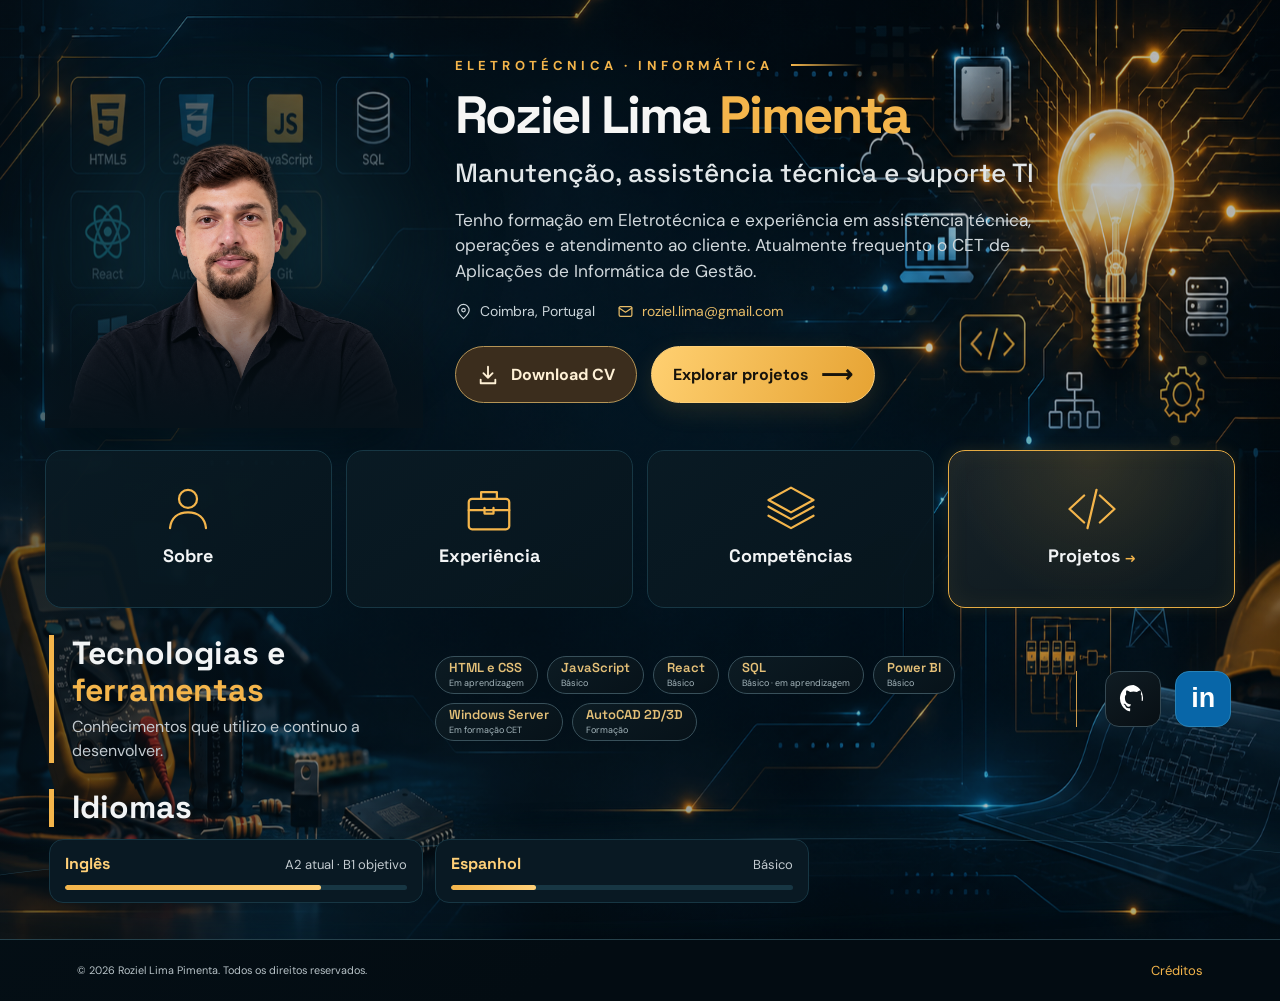
<file: index.html>
<!DOCTYPE html>
<html lang="pt-PT">
<head>
    <meta charset="UTF-8">
    <meta name="viewport" content="width=device-width, initial-scale=1.0">
    <meta name="theme-color" content="#06121a">
    <meta name="description" content="Roziel Lima Pimenta — Técnico em Eletrotécnica a desenvolver competências em tecnologia, automação e programação.">
    <title>Roziel Lima Pimenta | Apresentação</title>
    <link rel="preconnect" href="https://fonts.googleapis.com">
    <link rel="preconnect" href="https://fonts.gstatic.com" crossorigin>
    <link href="https://fonts.googleapis.com/css2?family=DM+Sans:wght@400;500;600;700&family=Space+Grotesk:wght@500;600;700&display=swap" rel="stylesheet">
    <link rel="stylesheet" href="css/index.css">
</head>
<body>
<main class="landing">
                                                <svg class="circuit-pulses" viewBox="0 0 1672 944" preserveAspectRatio="none" aria-hidden="true">
                    <circle class="pulse-dot" cx="1190" cy="265" r="6" style="--delay:0s"/>
                    <circle class="pulse-dot" cx="1290" cy="345" r="6" style="--delay:2s"/>
                    <circle class="pulse-dot" cx="1440" cy="230" r="6" style="--delay:4s"/>
                    <circle class="pulse-dot" cx="1570" cy="330" r="6" style="--delay:6s"/>
                    <circle class="pulse-dot" cx="1535" cy="435" r="6" style="--delay:8s"/>
                    <circle class="pulse-dot" cx="1475" cy="590" r="6" style="--delay:10s"/>
                </svg>
        <section class="hero" aria-labelledby="nome">
            <div class="portrait"><img src="img/roziel-recorte.png" alt="Retrato de Roziel Lima Pimenta"></div>
            <div class="intro">
                <p class="eyebrow">Eletrotécnica · Informática</p>
                <h1 id="nome">Roziel Lima <span>Pimenta</span></h1>
                <h2>Manutenção, assistência técnica e suporte TI</h2>
                <p class="summary">Tenho formação em Eletrotécnica e experiência em assistência técnica, operações e atendimento ao cliente. Atualmente frequento o CET de Aplicações de Informática de Gestão.</p>
                <address class="contact-inline" aria-label="Localização e contacto">
                    <span class="contact-location"><svg viewBox="0 0 24 24" aria-hidden="true"><path d="M20 10c0 5-8 12-8 12S4 15 4 10a8 8 0 1 1 16 0Z"/><circle cx="12" cy="10" r="2.5"/></svg>Coimbra, Portugal</span>
                    <a href="mailto:roziel.lima@gmail.com"><svg viewBox="0 0 24 24" aria-hidden="true"><rect x="3" y="5" width="18" height="14" rx="2"/><path d="m3 7 9 6 9-6"/></svg>roziel.lima@gmail.com</a>
                </address>
                <div class="actions">
                    <a class="button button-outline cv-download" href="downloads/CV_Roziel_Pimenta.pdf" download>
                        <svg viewBox="0 0 24 24" aria-hidden="true"><path d="M12 3v12m-5-5 5 5 5-5M4 17v4h16v-4"/></svg>Download CV
                    </a>
                    <a class="button button-gold" href="portfolio.html#projetos">Explorar projetos <span aria-hidden="true">⟶</span></a>
                </div>
            </div>
            </section>

        <nav class="quick-links" aria-label="Explorar o portfólio completo">
            <a class="quick-card" href="portfolio.html#sobre"><svg viewBox="0 0 48 48" aria-hidden="true"><circle cx="24" cy="15" r="8"/><path d="M8 41c1-9 7-14 16-14s15 5 16 14"/></svg><strong>Sobre</strong><span>Conheça o meu percurso e interesses.</span></a>
            <a class="quick-card" href="portfolio.html#experiencia"><svg viewBox="0 0 48 48" aria-hidden="true"><rect x="6" y="15" width="36" height="27" rx="3"/><path d="M17 15V9h14v6M6 25h36m-22-2v5h8v-5"/></svg><strong>Experiência</strong><span>Projetos e atuação prática.</span></a>
            <a class="quick-card" href="portfolio.html#competencias"><svg viewBox="0 0 48 48" aria-hidden="true"><path d="m24 5 20 11-20 11L4 16 24 5Zm-20 17 20 11 20-11M4 30l20 11 20-11"/></svg><strong>Competências</strong><span>Tecnologias e ferramentas.</span></a>
            <a class="quick-card featured project-card" href="portfolio.html#projetos">
                <svg viewBox="0 0 48 48" aria-hidden="true"><path d="m17 12-13 12 13 12m14-24 13 12-13 12M28 7l-8 34"/></svg>
                <strong>Projetos <span aria-hidden="true">→</span></strong>
                <span>Mini CNC: construí uma máquina de três eixos que desenha no papel com uma caneta. O projeto ficou em 2.º lugar.</span>
            </a>
        </nav>

        <section class="toolbox" aria-label="Tecnologias e redes sociais">
            <div class="toolbox-title"><h2>Tecnologias e <span>ferramentas</span></h2><p>Conhecimentos que utilizo e continuo a desenvolver.</p></div>
            <ul class="tech-list" aria-label="Tecnologias e ferramentas">
                <li class="tech-mark"><span class="tech-caption"><span>HTML e CSS</span><small>Em aprendizagem</small></span></li>
                <li class="tech-mark"><span class="tech-caption"><span>JavaScript</span><small>Básico</small></span></li>
                <li class="tech-mark"><span class="tech-caption"><span>React</span><small>Básico</small></span></li>
                <li class="tech-mark"><span class="tech-caption"><span>SQL</span><small>Básico · em aprendizagem</small></span></li>
                <li class="tech-mark"><span class="tech-caption"><span>Power BI</span><small>Básico</small></span></li>
                <li class="tech-mark"><span class="tech-caption"><span>Windows Server</span><small>Em formação CET</small></span></li>
                <li class="tech-mark"><span class="tech-caption"><span>AutoCAD 2D/3D</span><small>Formação</small></span></li>
            </ul>
            <nav class="social-links" aria-label="Redes sociais"><a href="https://github.com/Rlpimenta" target="_blank" rel="noopener noreferrer" aria-label="GitHub"><svg viewBox="0 0 24 24" aria-hidden="true"><path d="M12 .8a11.2 11.2 0 0 0-3.54 21.83c.56.1.76-.24.76-.54v-2.1c-3.1.67-3.76-1.32-3.76-1.32-.5-1.28-1.24-1.62-1.24-1.62-1.01-.69.08-.68.08-.68 1.12.08 1.71 1.15 1.71 1.15 1 1.7 2.62 1.21 3.26.92.1-.72.39-1.21.71-1.49-2.48-.28-5.09-1.24-5.09-5.52 0-1.22.44-2.21 1.15-2.99-.12-.28-.5-1.42.11-2.96 0 0 .94-.3 3.08 1.14a10.7 10.7 0 0 1 5.6 0c2.14-1.44 3.08-1.14 3.08-1.14.61 1.54.23 2.68.11 2.96.72.78.76 1.21.76 2.08v3.08c0 .3.2.65.77.54A11.2 11.2 0 0 0 12 .8Z"/></svg></a><a class="linkedin" href="https://www.linkedin.com/in/rozielpimenta" target="_blank" rel="noopener noreferrer" aria-label="LinkedIn">in</a></nav>
        </section>

        <section class="landing-languages" aria-labelledby="idiomas">
            <div class="toolbox-title"><h2 id="idiomas">Idiomas</h2></div>
            <ul class="language-list">
                <li class="language-card">
                    <div class="language-heading"><strong>Inglês</strong><span>A2 atual · B1 objetivo</span></div>
                    <div class="language-track" aria-hidden="true"><span class="language-fill language-fill--english"></span></div>
                </li>
                <li class="language-card">
                    <div class="language-heading"><strong>Espanhol</strong><span>Básico</span></div>
                    <div class="language-track" aria-hidden="true"><span class="language-fill language-fill--spanish"></span></div>
                </li>
            </ul>
        </section>
    </main>
    <footer class="footer"><small>© 2026 Roziel Lima Pimenta. Todos os direitos reservados.</small><a href="creditos.txt">Créditos</a></footer>
</body>
</html>
</file>
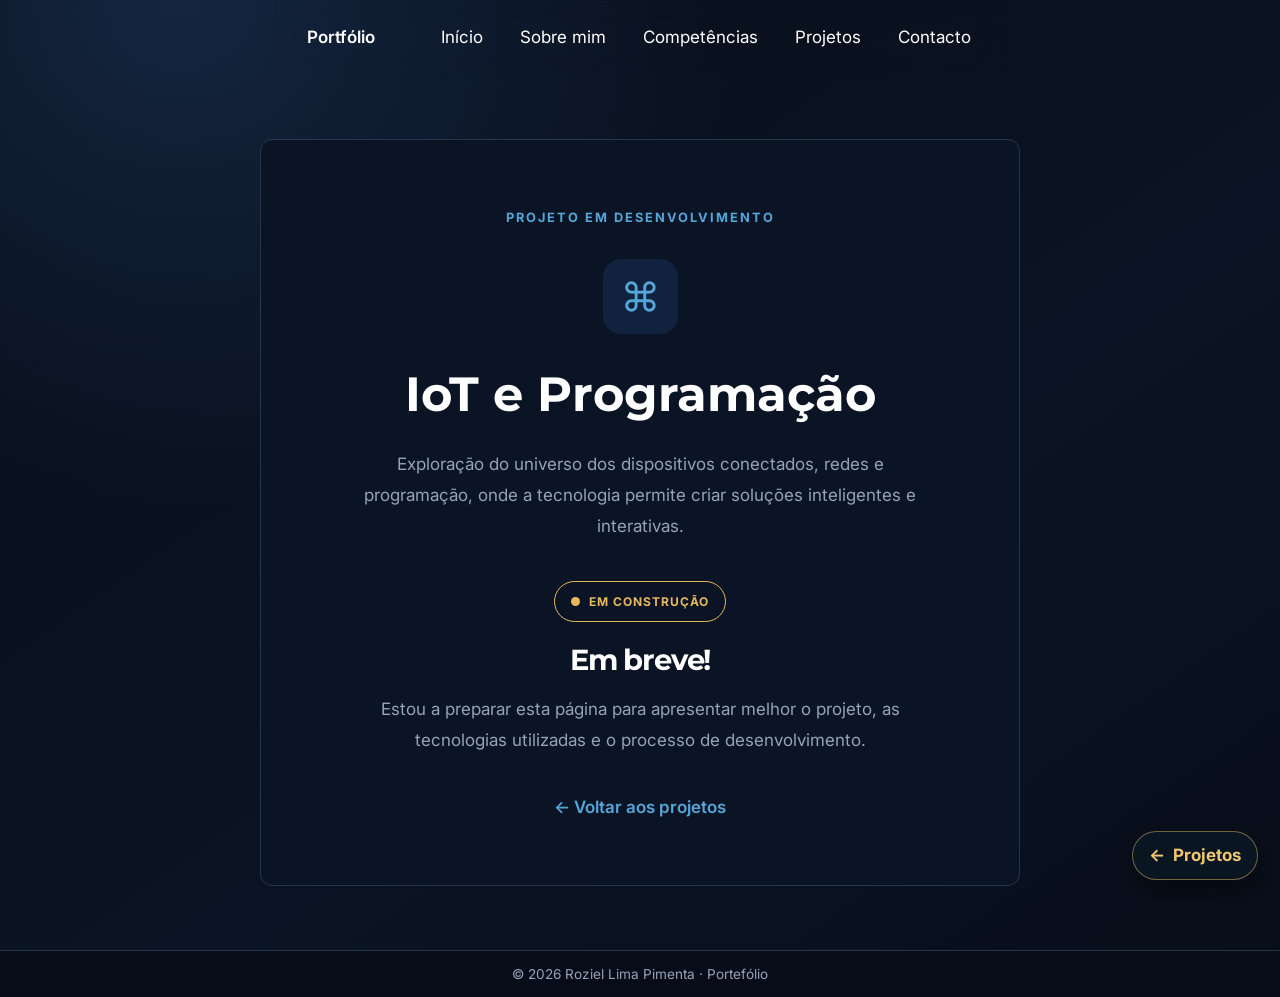
<file: iot-programacao.html>
<!DOCTYPE html>
<html lang="pt-PT">
<head>
    <meta charset="UTF-8">
    <meta name="viewport" content="width=device-width, initial-scale=1.0">

    <title>IoT e Programação | Roziel Lima Pimenta</title>

    <link rel="stylesheet" href="css/iot-programacao.css">

    <link rel="preconnect" href="https://fonts.googleapis.com">
    <link rel="preconnect" href="https://fonts.gstatic.com" crossorigin>
    <link href="https://fonts.googleapis.com/css2?family=Inter:wght@400;500;600;700&family=Montserrat:wght@500;600;700&display=swap" rel="stylesheet">
</head>

<body>

    <!-- Menu principal -->
    <header class="menu">
        <a href="index.html" class="logo">Portfólio</a>

        <nav class="links">
            <a href="index.html">Início</a>
            <a href="portfolio.html#sobre">Sobre mim</a>
            <a href="portfolio.html#competencias">Competências</a>
            <a href="portfolio.html#projetos">Projetos</a>
            <a href="portfolio.html#contactos">Contacto</a>
        </nav>
    </header>

    <main class="iot-page">

        <section class="iot-hero">

            <span class="iot-label">PROJETO EM DESENVOLVIMENTO</span>

            <div class="iot-icon" aria-hidden="true">⌘</div>

            <h1>IoT e Programação</h1>

            <p class="iot-description">
                Exploração do universo dos dispositivos conectados,
                redes e programação, onde a tecnologia permite criar
                soluções inteligentes e interativas.
            </p>

            <div class="iot-status">
                <span class="status-dot"></span>
                <span>EM CONSTRUÇÃO</span>
            </div>

            <h2>Em breve!</h2>

            <p class="iot-message">
                Estou a preparar esta página para apresentar melhor
                o projeto, as tecnologias utilizadas e o processo
                de desenvolvimento.
            </p>

            <a href="portfolio.html#projetos" class="iot-back">
                ← Voltar aos projetos
            </a>

        </section>

    </main>

    <a class="floating-page-link" href="portfolio.html#projetos" aria-label="Voltar aos projetos do portfólio">← <span>Projetos</span></a>
    <!-- Rodapé -->
    <footer>
        <p>© 2026 Roziel Lima Pimenta · Portefólio</p>
    </footer>

</body>
</html>
</file>
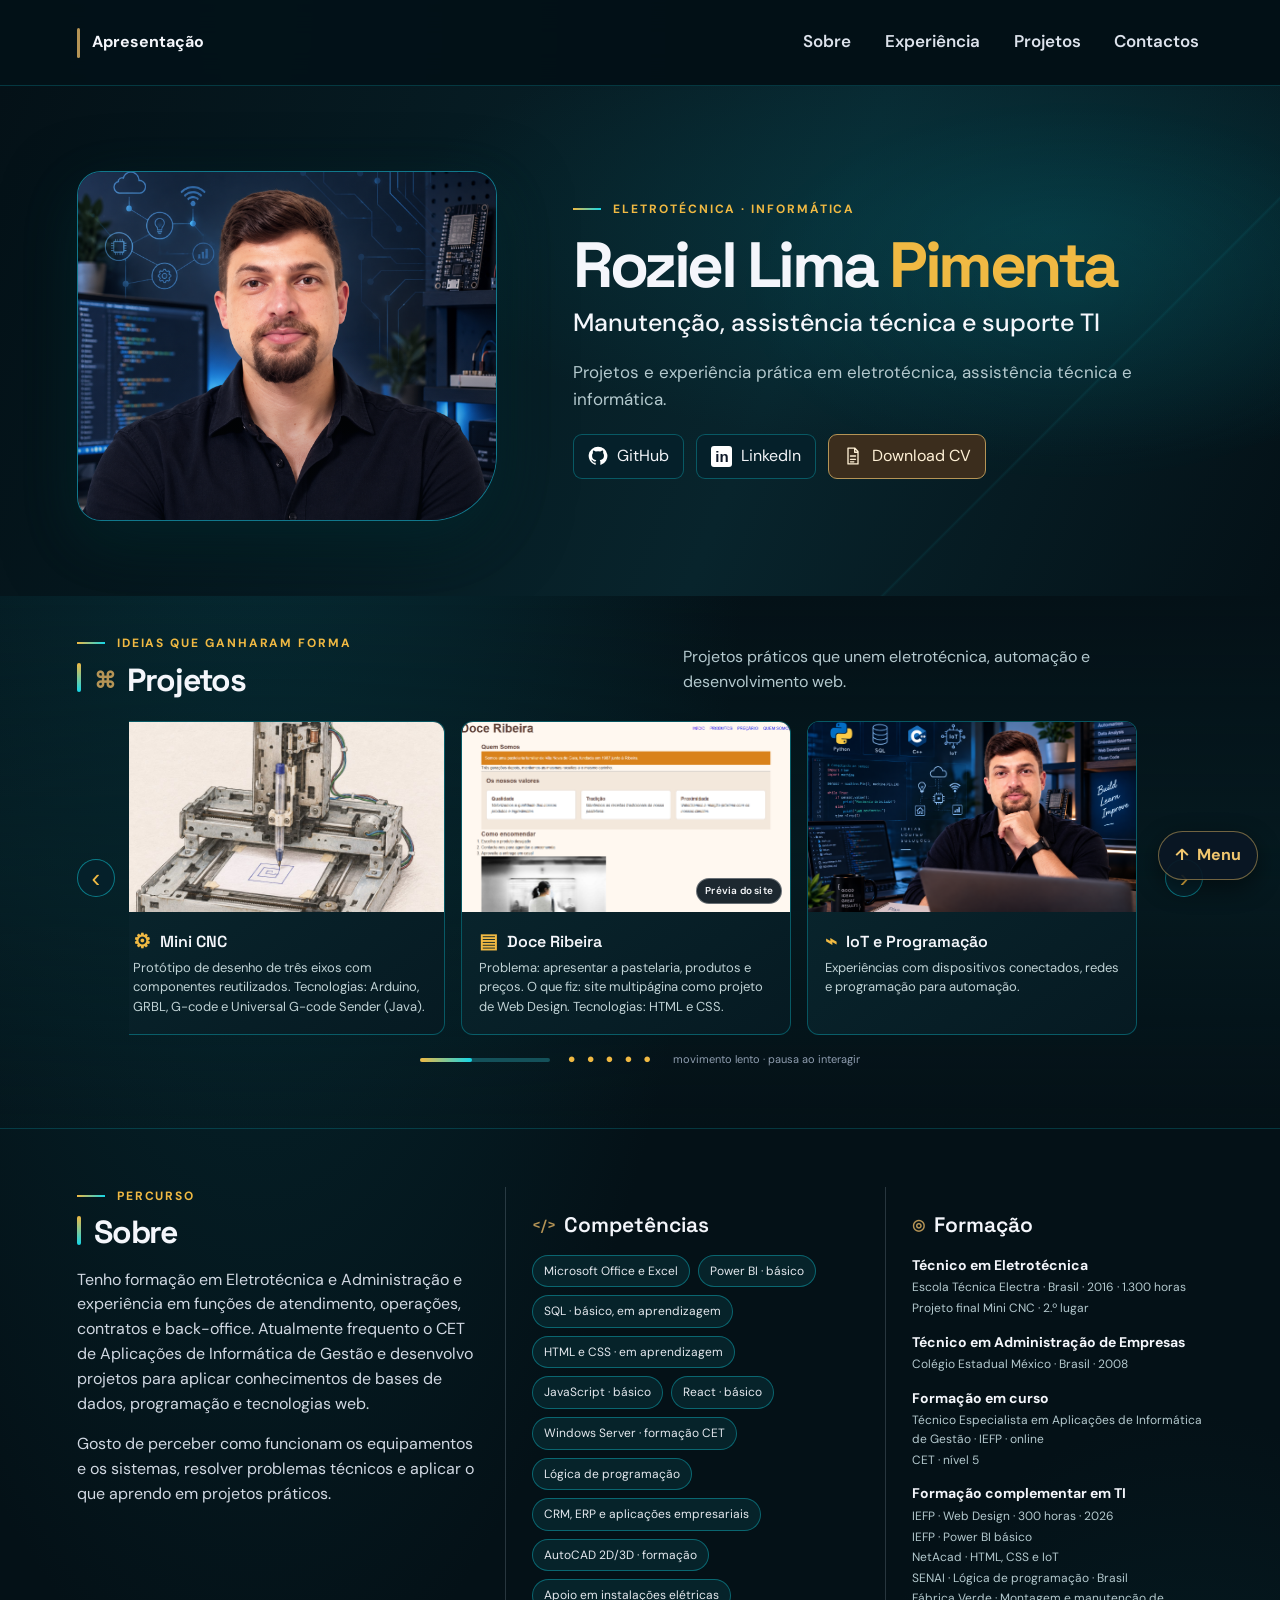
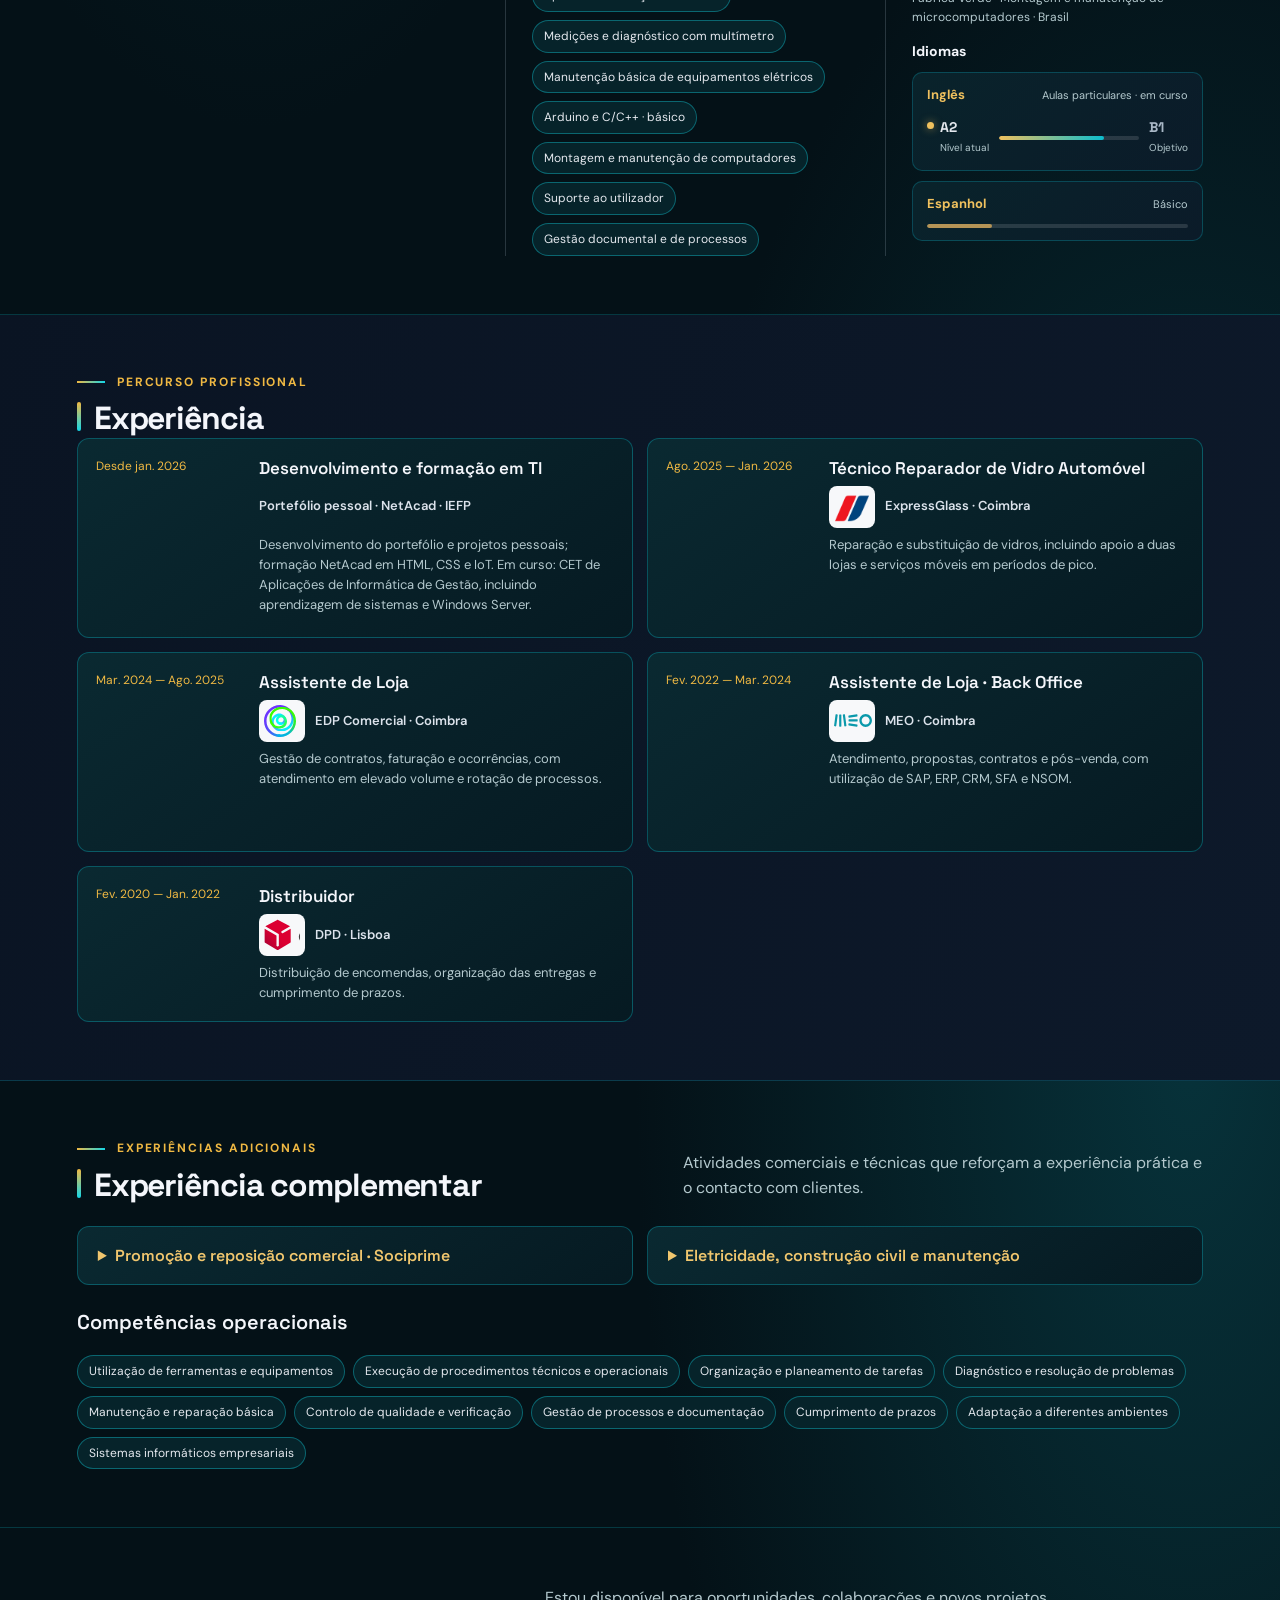
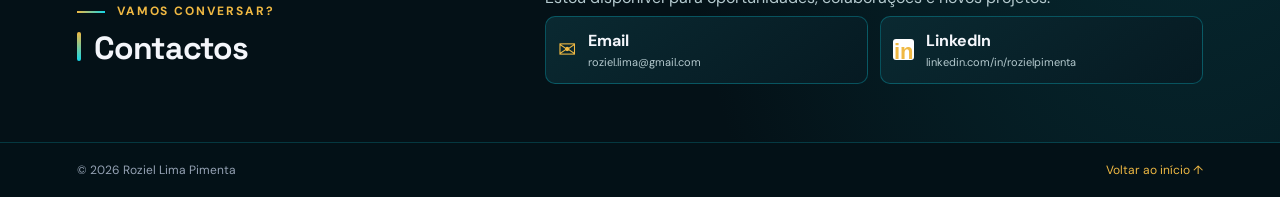
<file: portfolio.html>
<!DOCTYPE html>
<html lang="pt-PT">
<head>
    <meta charset="UTF-8">
    <meta name="viewport" content="width=device-width, initial-scale=1.0">
    <meta name="theme-color" content="#080f1d">
    <meta name="description" content="Portfólio de Roziel Lima Pimenta: eletrotécnica, automação, desenvolvimento web e projetos pessoais.">
    <title>Roziel Lima Pimenta | Portfólio</title>
    <link rel="preconnect" href="https://fonts.googleapis.com">
    <link rel="preconnect" href="https://fonts.gstatic.com" crossorigin>
    <link href="https://fonts.googleapis.com/css2?family=DM+Sans:wght@400;500;600;700&family=Space+Grotesk:wght@500;600;700&display=swap" rel="stylesheet">
    <link rel="stylesheet" href="css/portfolio.css">
    <script src="js/portfolio.js" defer></script>
</head>
<body>
    <header class="site-header" id="topo" tabindex="-1">
        <a class="brand" href="index.html">Apresentação</a>
        <nav aria-label="Navegação principal">
            <a href="#sobre">Sobre</a>
            <a href="#experiencia">Experiência</a>
            <a href="#projetos">Projetos</a>
            <a href="#contactos">Contactos</a>
        </nav>
    </header>

    <main>
        <section class="hero" id="inicio">
            <div class="hero-photo"><img src="img/eu.png" alt="Retrato de Roziel Lima Pimenta"></div>
            <div class="hero-copy">
                <p class="eyebrow"><span></span> ELETROTÉCNICA · INFORMÁTICA</p>
                <h1>Roziel Lima <em>Pimenta</em></h1>
                <h2>Manutenção, assistência técnica e suporte TI</h2>
                <p class="hero-description" id="objetivo">Projetos e experiência prática em eletrotécnica, assistência técnica e informática.</p>
                <div class="social-links" aria-label="Ligações pessoais">
                    <a href="https://github.com/Rlpimenta" target="_blank" rel="noopener noreferrer"><svg class="github-icon" viewBox="0 0 24 24" aria-hidden="true"><path d="M12 .8a11.2 11.2 0 0 0-3.54 21.83c.56.1.76-.24.76-.54v-2.1c-3.1.67-3.76-1.32-3.76-1.32-.5-1.28-1.24-1.62-1.24-1.62-1.01-.69.08-.68.08-.68 1.12.08 1.71 1.15 1.71 1.15 1 1.7 2.62 1.21 3.26.92.1-.72.39-1.21.71-1.49-2.48-.28-5.09-1.24-5.09-5.52 0-1.22.44-2.21 1.15-2.99-.12-.28-.5-1.42.11-2.96 0 0 .94-.3 3.08 1.14a10.7 10.7 0 0 1 5.6 0c2.14-1.44 3.08-1.14 3.08-1.14.61 1.54.23 2.68.11 2.96.72.78 1.15 1.77 1.15 2.99 0 4.29-2.61 5.23-5.1 5.51.4.35.76 1.03.76 2.08v3.08c0 .3.2.65.77.54A11.2 11.2 0 0 0 12 .8Z"/></svg><span>GitHub</span></a>
                    <a href="https://www.linkedin.com/in/rozielpimenta" target="_blank" rel="noopener noreferrer"><span class="linkedin-mark" aria-hidden="true">in</span><span>LinkedIn</span></a>
                    <a class="cv-download" href="downloads/CV_Roziel_Pimenta.pdf" download><svg class="cv-icon" viewBox="0 0 24 24" aria-hidden="true"><path d="M6 2.5h8l4 4v15H6zM14 2.5v5h4M9 12h6M9 16h6M9 19h4"/></svg><span>Download CV</span></a>
                </div>
            </div>
        </section>

        <section class="projects section-wrap" id="projetos">
            <div class="section-heading inline-heading"><div><p class="eyebrow"><span></span> IDEIAS QUE GANHARAM FORMA</p><h2><span class="section-icon" aria-hidden="true">⌘</span> Projetos</h2></div><p>Projetos práticos que unem eletrotécnica, automação e desenvolvimento web.</p></div>
            <div class="carousel-shell projetos-carrossel">
                <button class="projeto-btn projeto-anterior" aria-label="Projetos anteriores" hidden>‹</button>
                <div class="projetos-container"><div class="projetos-grid">
                    <article class="projeto-card"><a class="projeto-link" href="mini-cnc.html"><div class="project-image"><img src="img/mini-cnc/mini-cnc-principal.jpg" alt="Ilustração conceptual aproximada da Mini CNC construída com mecanismos reutilizados de computadores"></div><div class="project-copy"><h3 class="project-title"><span class="project-icon" aria-hidden="true">⚙</span>Mini CNC</h3><span class="project-description">Protótipo de desenho de três eixos com componentes reutilizados. Tecnologias: Arduino, GRBL, G-code e Universal G-code Sender (Java).</span></div></a></article>
                    <article class="projeto-card"><a class="projeto-link" href="../DoceRibeira/index.html"><div class="project-image website-preview"><img src="img/doce-ribeira.png" alt="Pré-visualização da página Doce Ribeira, com navegação, apresentação e secções do site"></div><div class="project-copy"><h3 class="project-title"><span class="project-icon" aria-hidden="true">▤</span>Doce Ribeira</h3><span class="project-description">Problema: apresentar a pastelaria, produtos e preços. O que fiz: site multipágina como projeto de Web Design. Tecnologias: HTML e CSS.</span></div></a></article>
                    <article class="projeto-card"><a class="projeto-link" href="iot-programacao.html"><div class="project-image"><img src="img/eu iot.png" alt="Projeto de IoT e programação"></div><div class="project-copy"><h3 class="project-title"><span class="project-icon" aria-hidden="true">⌁</span>IoT e Programação</h3><span class="project-description">Experiências com dispositivos conectados, redes e programação para automação.</span></div></a></article>
                    <article class="projeto-card"><a class="projeto-link" href="technovadb.html"><div class="project-image"><img src="img/technovadb.png" alt="Maquete conceptual da interface TechNovaDB"></div><div class="project-copy"><h3 class="project-title"><span class="project-icon" aria-hidden="true">▤</span>TechNovaDB</h3><span class="project-description">Problema: organizar catálogo, stock e operações. O que fiz: modelo relacional e scripts SQL de criação e validação. Tecnologia: SQL Server.</span></div></a></article>
                    <article class="projeto-card"><a class="projeto-link" href="../meu-plano-treino/index.html"><div class="project-image"><img src="img/plano-treino.jpg" alt="Pré-visualização do projeto Meu Plano de Treino"></div><div class="project-copy"><h3 class="project-title"><span class="project-icon" aria-hidden="true">⌁</span>Meu Plano de Treino</h3><span class="project-description">Aplicação web para planear treinos e acompanhar a evolução.</span></div></a></article>
                </div></div>
                <button class="projeto-btn projeto-proximo" aria-label="Próximos projetos">›</button>
            </div>
            <div class="carousel-status" aria-hidden="true"><span class="carousel-track"><i></i></span><span class="carousel-dots">● ● ● ● ●</span><span class="motion-note">movimento lento · pausa ao interagir</span></div>
        </section>

        <section class="about section-wrap" id="sobre">
            <div class="about-grid">
                <div class="about-copy"><div class="section-heading"><p class="eyebrow"><span></span> PERCURSO</p><h2>Sobre</h2></div><p>Tenho formação em Eletrotécnica e Administração e experiência em funções de atendimento, operações, contratos e back-office. Atualmente frequento o CET de Aplicações de Informática de Gestão e desenvolvo projetos para aplicar conhecimentos de bases de dados, programação e tecnologias web.</p><p>Gosto de perceber como funcionam os equipamentos e os sistemas, resolver problemas técnicos e aplicar o que aprendo em projetos práticos.</p></div>
                <div class="skills" id="competencias"><h3><span class="section-icon" aria-hidden="true">&lt;/&gt;</span> Competências</h3><ul class="skill-tags"><li>Microsoft Office e Excel</li><li>Power BI · básico</li><li>SQL · básico, em aprendizagem</li><li>HTML e CSS · em aprendizagem</li><li>JavaScript · básico</li><li>React · básico</li><li>Windows Server · formação CET</li><li>Lógica de programação</li><li>CRM, ERP e aplicações empresariais</li><li>AutoCAD 2D/3D · formação</li><li>Apoio em instalações elétricas</li><li>Medições e diagnóstico com multímetro</li><li>Manutenção básica de equipamentos elétricos</li><li>Arduino e C/C++ · básico</li><li>Montagem e manutenção de computadores</li><li>Suporte ao utilizador</li><li>Gestão documental e de processos</li></ul></div>
                <div class="education"><h3><span class="section-icon" aria-hidden="true">◎</span> Formação</h3><article><h4>Técnico em Eletrotécnica</h4><p>Escola Técnica Electra · Brasil · 2016 · 1.300 horas</p><small>Projeto final Mini CNC · 2.º lugar</small></article><article><h4>Técnico em Administração de Empresas</h4><p>Colégio Estadual México · Brasil · 2008</p></article><article><h4>Formação em curso</h4><p>Técnico Especialista em Aplicações de Informática de Gestão · IEFP · online</p><small>CET · nível 5</small></article><article><h4>Formação complementar em TI</h4><p>IEFP · Web Design · 300 horas · 2026</p><p>IEFP · Power BI básico</p><p>NetAcad · HTML, CSS e IoT</p><p>SENAI · Lógica de programação · Brasil</p><p>Fábrica Verde · Montagem e manutenção de microcomputadores · Brasil</p></article><article><h4>Idiomas</h4><div class="language-progress" role="img" aria-label="Inglês em aulas particulares: nível atual A2, em progressão para o nível B1"><div class="language-progress-heading"><strong>Inglês</strong><span>Aulas particulares · em curso</span></div><div class="language-levels"><div class="language-level language-level--current"><span class="language-level-dot"></span><strong>A2</strong><small>Nível atual</small></div><div class="language-level-track" aria-hidden="true"><span></span></div><div class="language-level language-level--goal"><strong>B1</strong><small>Objetivo</small></div></div></div><div class="language-progress language-progress--spanish"><div class="language-progress-heading"><strong>Espanhol</strong><span>Básico</span></div><div class="language-level-track" aria-hidden="true"><span></span></div></div></article></div>
            </div>
        </section>

        <section class="experience section-wrap" id="experiencia">
            <div class="section-heading"><p class="eyebrow"><span></span> PERCURSO PROFISSIONAL</p><h2>Experiência</h2></div>
            <div class="timeline">
                <article><span class="timeline-date"><time datetime="2026-01">Desde jan. 2026</time></span><div><h3>Desenvolvimento e formação em TI</h3><p class="company">Portefólio pessoal · NetAcad · IEFP</p><p>Desenvolvimento do portefólio e projetos pessoais; formação NetAcad em HTML, CSS e IoT. Em curso: CET de Aplicações de Informática de Gestão, incluindo aprendizagem de sistemas e Windows Server.</p></div></article>
                <article><span class="timeline-date"><time datetime="2025-08">Ago. 2025</time> — <time datetime="2026-01">Jan. 2026</time></span><div><h3>Técnico Reparador de Vidro Automóvel</h3><p class="company"><span class="company-logo-frame"><img class="company-logo company-logo--mark" src="img/empresas/expressglass-icon.png" alt="" aria-hidden="true" width="40" height="40" loading="lazy"></span><span>ExpressGlass · Coimbra</span></p><p>Reparação e substituição de vidros, incluindo apoio a duas lojas e serviços móveis em períodos de pico.</p><button class="experience-toggle" type="button" aria-expanded="false" aria-controls="resumo-expressglass"><span>Ver resumo</span><svg viewBox="0 0 24 24" aria-hidden="true"><path d="M7 10l5 5 5-5"/></svg></button><div class="experience-summary" id="resumo-expressglass" hidden><h4>Resumo da função</h4><ul class="experience-details"><li>Avaliação de danos e reparação ou substituição de vidros automóveis com ferramentas e equipamentos específicos.</li><li>Aplicação de adesivos e vedantes; registo das intervenções e documentação técnica.</li><li>Calibração de câmaras ADAS e verificação dos sistemas de assistência à condução.</li></ul></div></div></article>
                <article><span class="timeline-date"><time datetime="2024-03">Mar. 2024</time> — <time datetime="2025-08">Ago. 2025</time></span><div><h3>Assistente de Loja</h3><p class="company"><span class="company-logo-frame"><img class="company-logo company-logo--crop" src="img/empresas/edp.svg" alt="" aria-hidden="true" width="40" height="40" loading="lazy"></span><span>EDP Comercial · Coimbra</span></p><p>Gestão de contratos, faturação e ocorrências, com atendimento em elevado volume e rotação de processos.</p><button class="experience-toggle" type="button" aria-expanded="false" aria-controls="resumo-edp"><span>Ver resumo</span><svg viewBox="0 0 24 24" aria-hidden="true"><path d="M7 10l5 5 5-5"/></svg></button><div class="experience-summary" id="resumo-edp" hidden><h4>Resumo da função</h4><ul class="experience-details"><li>Gestão de contratos e validação documental em sistemas internos.</li><li>Apoio em faturação e em soluções de energia, incluindo sistemas fotovoltaicos.</li><li>Acompanhamento de ocorrências e operações de caixa num contexto de elevado volume e rotatividade.</li></ul></div></div></article>
                <article><span class="timeline-date"><time datetime="2022-02">Fev. 2022</time> — <time datetime="2024-03">Mar. 2024</time></span><div><h3>Assistente de Loja · Back Office</h3><p class="company"><span class="company-logo-frame"><img class="company-logo company-logo--wordmark" src="img/empresas/meo.svg" alt="" aria-hidden="true" width="40" height="40" loading="lazy"></span><span>MEO · Coimbra</span></p><p>Atendimento, propostas, contratos e pós-venda, com utilização de SAP, ERP, CRM, SFA e NSOM.</p><button class="experience-toggle" type="button" aria-expanded="false" aria-controls="resumo-meo"><span>Ver resumo</span><svg viewBox="0 0 24 24" aria-hidden="true"><path d="M7 10l5 5 5-5"/></svg></button><div class="experience-summary" id="resumo-meo" hidden><h4>Resumo da função</h4><ul class="experience-details"><li>Gestão de propostas, contratos, documentação e processos de pós-venda; apoio ao cliente e vendas de telecomunicações.</li><li>Utilização de SAP, ERP, CRM e Portal SFA em processos comerciais e de serviço.</li><li>Utilização de aplicações internas como ATLAS, Mobilix, SIREL e NSOM/N-SOM, entre outras.</li><li>Atendimento e back-office em contexto de elevado volume e rotação de processos.</li><li>Configuração de telemóveis, cartões SIM, routers e boxes, com apoio técnico inicial ao cliente.</li></ul></div></div></article>
                <article><span class="timeline-date"><time datetime="2020-02">Fev. 2020</time> — <time datetime="2022-01">Jan. 2022</time></span><div><h3>Distribuidor</h3><p class="company"><span class="company-logo-frame"><img class="company-logo company-logo--crop" src="img/empresas/dpd.svg" alt="" aria-hidden="true" width="40" height="40" loading="lazy"></span><span>DPD · Lisboa</span></p><p>Distribuição de encomendas, organização das entregas e cumprimento de prazos.</p></div></article>
            </div>
        </section>

        <section class="complementary section-wrap" id="experiencia-complementar">
            <div class="section-heading inline-heading">
                <div><p class="eyebrow"><span></span> EXPERIÊNCIAS ADICIONAIS</p><h2>Experiência complementar</h2></div>
                <p>Atividades comerciais e técnicas que reforçam a experiência prática e o contacto com clientes.</p>
            </div>
            <div class="complementary-grid">
                <details class="complementary-card">
                    <summary>Promoção e reposição comercial · Sociprime</summary>
                    <p>Ações em vários supermercados, com promoção de produtos Samsung, LG e Rowenta.</p>
                    <ul><li>Demonstração de produtos e esclarecimento de dúvidas dos clientes.</li><li>Reposição e organização de mercadorias de várias categorias.</li><li>Reposição junto à frente de caixa (zona de produtos de impulso).</li><li>Atualização da exposição conforme as orientações recebidas e manutenção da apresentação do espaço.</li></ul>
                </details>
                <details class="complementary-card">
                    <summary>Eletricidade, construção civil e manutenção</summary>
                    <p>Experiência prática de apoio técnico e operacional em diferentes ambientes de trabalho.</p>
                    <ul><li>Apoio em trabalhos de instalação elétrica e preparação de materiais.</li><li>Tarefas de servente e apoio geral em obra, incluindo alvenaria.</li><li>Preparação de superfícies, pintura e acabamentos.</li><li>Utilização de ferramentas manuais e elétricas; organização de materiais, equipamentos e espaços.</li></ul>
                </details>
            </div>
            <div class="operational-skills"><h3>Competências operacionais</h3><ul class="skill-tags"><li>Utilização de ferramentas e equipamentos</li><li>Execução de procedimentos técnicos e operacionais</li><li>Organização e planeamento de tarefas</li><li>Diagnóstico e resolução de problemas</li><li>Manutenção e reparação básica</li><li>Controlo de qualidade e verificação</li><li>Gestão de processos e documentação</li><li>Cumprimento de prazos</li><li>Adaptação a diferentes ambientes</li><li>Sistemas informáticos empresariais</li></ul></div>
        </section>

        <section class="contact section-wrap" id="contactos">
            <div class="section-heading"><p class="eyebrow"><span></span> VAMOS CONVERSAR?</p><h2>Contactos</h2></div>
            <p class="contact-intro">Estou disponível para oportunidades, colaborações e novos projetos.</p>
            <div class="contact-grid"><a class="contact-card" href="mailto:roziel.lima@gmail.com"><span>✉</span><span><strong>Email</strong><small>roziel.lima@gmail.com</small></span></a><a class="contact-card" href="https://www.linkedin.com/in/rozielpimenta" target="_blank" rel="noopener noreferrer"><span class="linkedin-mark">in</span><span><strong>LinkedIn</strong><small>linkedin.com/in/rozielpimenta</small></span></a></div>
        </section>
    </main>
    <div class="nav-toast" role="status" aria-live="polite"></div>
    <a class="floating-page-link" href="#topo" aria-label="Voltar ao menu">↑ <span>Menu</span></a>
    <footer><span>© 2026 Roziel Lima Pimenta</span><a href="#inicio">Voltar ao início ↑</a></footer>
</body>
</html>
</file>
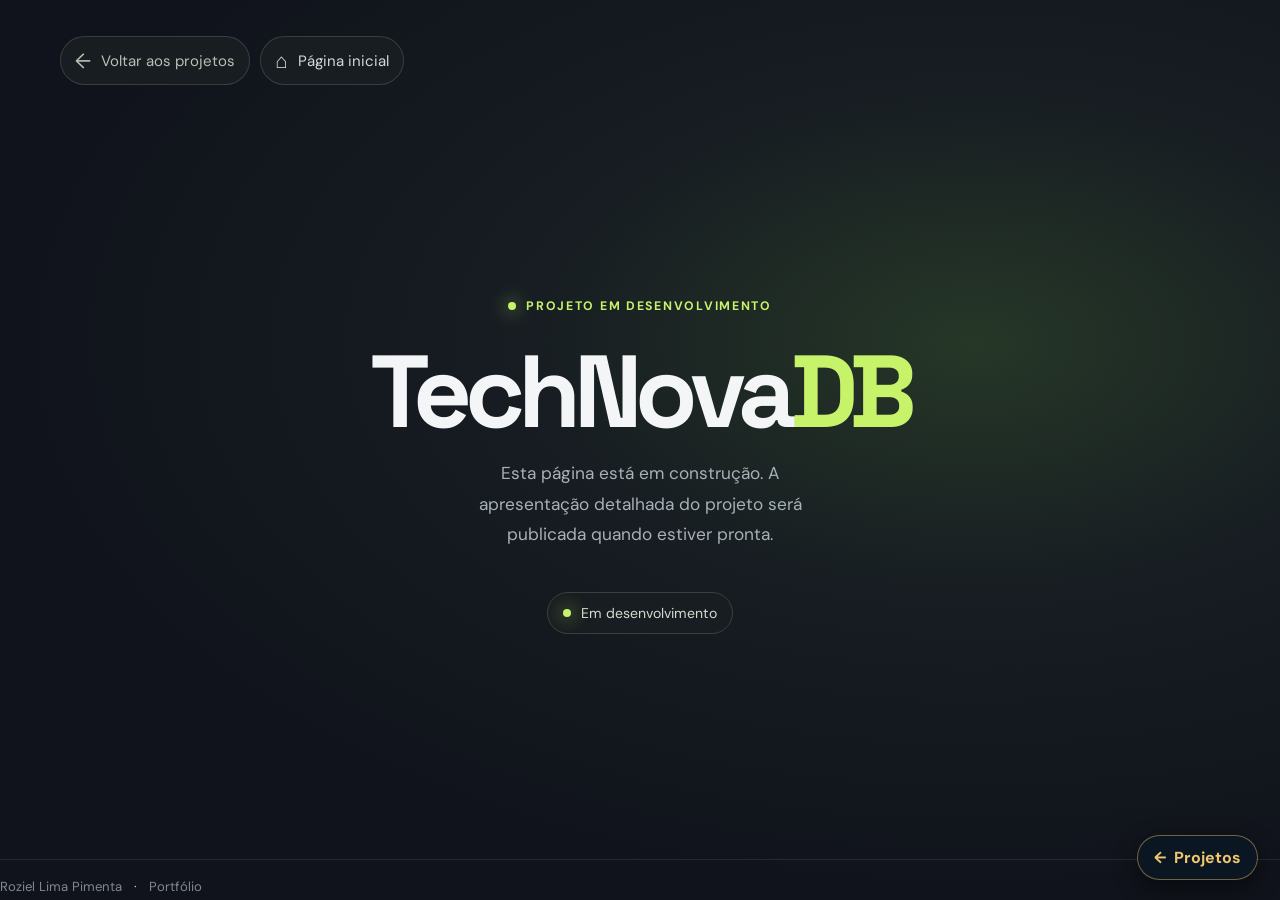
<file: technovadb.html>
<!DOCTYPE html>
<html lang="pt-PT">
<head>
    <meta charset="UTF-8">
    <meta name="viewport" content="width=device-width, initial-scale=1.0">
    <meta name="theme-color" content="#10131b">
    <title>TechNovaDB | Em construção</title>
    <link rel="preconnect" href="https://fonts.googleapis.com">
    <link rel="preconnect" href="https://fonts.gstatic.com" crossorigin>
    <link href="https://fonts.googleapis.com/css2?family=DM+Sans:wght@400;500;600;700&family=Space+Grotesk:wght@500;600;700&display=swap" rel="stylesheet">
    <link rel="stylesheet" href="css/technovadb.css">
</head>
<body>
    <main class="pagina">
        <nav class="acoes-retorno" aria-label="Voltar ao portfólio"><a class="voltar" href="portfolio.html#projetos"><span aria-hidden="true">←</span> Voltar aos projetos</a><a class="voltar voltar-inicio" href="index.html"><span aria-hidden="true">⌂</span> Página inicial</a></nav>
        <section class="apresentacao apresentacao-em-construcao" aria-labelledby="titulo">
            <div class="texto">
                <p class="etiqueta"><span></span> Projeto em desenvolvimento</p>
                <h1 id="titulo">TechNova<span>DB</span></h1>
                <p class="descricao">Esta página está em construção. A apresentação detalhada do projeto será publicada quando estiver pronta.</p>
                <div class="estado"><span class="ponto"></span> Em desenvolvimento</div>
            </div>
        </section>
    </main>
    <a class="floating-page-link" href="portfolio.html#projetos" aria-label="Voltar aos projetos do portfólio">← <span>Projetos</span></a>
    <footer>Roziel Lima Pimenta <span>·</span> Portfólio</footer>
</body>
</html>
</file>
<file: css/index.css>
:root{color-scheme:dark;--bg:#06121a;--panel:#091923;--line:#173643;--gold:#f4b54b;--gold-light:#ffd078;--text:#f2f4f5;--muted:#c3cbd0;--font:"DM Sans",sans-serif;--display:"Space Grotesk",sans-serif}
*{box-sizing:border-box}html{min-height:100%;scroll-behavior:smooth;background:var(--bg)}body{min-height:100vh;margin:0;color:var(--text);font:16px/1.5 var(--font);background:radial-gradient(ellipse at 11% 32%,#092331 0,transparent 31%),radial-gradient(ellipse at 83% 30%,#10222a 0,transparent 27%),linear-gradient(145deg,#06131b,#030c12 72%)}a{color:inherit}.circuit-pulses{position:absolute;z-index:0;top:50%;left:0;display:block;width:100%;height:auto;aspect-ratio:1672 / 944;transform:translateY(-50%);pointer-events:none;overflow:visible}.pulse-dot{fill:#ffd477;opacity:.12;filter:drop-shadow(0 0 3px #ffc65c);transform-box:fill-box;transform-origin:center;animation:circuit-pulse 10s linear infinite;animation-delay:var(--delay)}@keyframes circuit-pulse{0%,9%,100%{opacity:.12;transform:scale(.7)}2%,6%{opacity:1;transform:scale(1.65);filter:drop-shadow(0 0 10px #ffd477) drop-shadow(0 0 20px #ff9e32)}}.opening-notice{position:fixed;z-index:20;top:22px;left:50%;display:flex;align-items:center;gap:10px;min-height:48px;padding:10px 17px;border:1px solid #dca94d88;border-radius:999px;background:#07151df2;color:#f3c66b;box-shadow:0 10px 34px #0008;font:600 14px var(--display);white-space:nowrap;pointer-events:none;transform:translateX(-50%);animation:notice-life 3s ease-in-out forwards}.opening-notice svg{width:21px;height:21px;fill:none;stroke:currentColor;stroke-width:1.7;stroke-linecap:round;stroke-linejoin:round}@keyframes notice-life{0%{opacity:0;visibility:visible;margin-top:-8px}10%{opacity:1;margin-top:0}78%{opacity:1}100%{opacity:0;visibility:hidden}}.landing{position:relative;isolation:isolate;width:min(1500px,100%);min-height:calc(100vh - 62px);margin:auto;padding:34px clamp(22px,5.5vw,84px) 24px;display:flex;flex-direction:column;justify-content:center;overflow:hidden}.landing:before,.landing:after{position:absolute;z-index:-1;content:"";pointer-events:none}.landing:before{inset:0;background:linear-gradient(90deg,#06121a88 0%,#06121a55 42%,#06121a22 72%,#06121a33 100%),url("../img/index-fundo-eletrotecnica.png");background-position:center;background-size:100% 100%;background-repeat:no-repeat;opacity:.86}.landing:after{left:-5%;right:-5%;bottom:18px;height:80px;border-top:1px solid #32617488;border-radius:50%;transform:rotate(-1deg);box-shadow:0 -8px 30px #0b273355}.hero{position:relative;z-index:1;display:grid;grid-template-columns:minmax(230px,.88fr) minmax(400px,1.5fr) minmax(170px,.78fr);gap:clamp(24px,3.4vw,52px);align-items:center;min-height:390px;margin-bottom:22px}.portrait{align-self:stretch;position:relative;display:flex;align-items:flex-end;justify-content:center;min-height:320px;overflow:visible;mask-image:none}.portrait:before{position:absolute;z-index:0;inset:6% -10% 0;content:"";background:radial-gradient(ellipse,#164252aa 0%,#0a232d70 48%,transparent 75%);filter:blur(24px);pointer-events:none}.portrait:after{position:absolute;z-index:2;inset:0;content:"";background:linear-gradient(0deg,#06121a 0%,transparent 38%);pointer-events:none}.portrait img{position:relative;z-index:1;flex:0 0 128%;width:128%;height:auto;max-width:none;max-height:430px;display:block;object-fit:contain;object-position:center bottom;filter:drop-shadow(0 14px 30px #001018bb) saturate(.82) contrast(1.02) brightness(.96);mix-blend-mode:normal}.intro{position:relative;z-index:1;padding:10px 0}.eyebrow{margin:0 0 12px;color:var(--gold);font-weight:700;font-size:13px;letter-spacing:.32em;text-transform:uppercase}.eyebrow:after{content:"";display:inline-block;width:72px;height:2px;margin:0 0 4px 18px;background:linear-gradient(90deg,var(--gold),transparent)}h1,h2,p{margin-top:0}.intro h1{margin:0;color:#f6f6f5;font:700 clamp(38px,4.45vw,68px)/1.06 var(--display);letter-spacing:-.045em;text-wrap:balance}.intro h1 span,.intro h2 strong,.toolbox-title h2 span{color:var(--gold)}.intro h2{margin:14px 0 18px;color:#e2e7e9;font:500 clamp(19px,2.05vw,30px)/1.25 var(--display)}.summary{max-width:620px;margin:0;color:#d1d8dc;font-size:clamp(15px,1.35vw,19px);line-height:1.5}.actions{display:flex;gap:14px;flex-wrap:wrap;margin-top:24px}.button{min-height:54px;padding:11px 21px;display:inline-flex;align-items:center;justify-content:center;gap:12px;border-radius:999px;font-weight:700;font-size:16px;text-decoration:none;transition:transform .18s,box-shadow .18s,background .18s}.button:hover,.button:focus-visible{transform:translateY(-2px)}.button:focus-visible,.quick-card:focus-visible,.social-links a:focus-visible{outline:2px solid #ffe09a;outline-offset:4px}.button svg{width:22px;height:22px;fill:none;stroke:currentColor;stroke-width:2;stroke-linecap:round;stroke-linejoin:round}.button-outline{border:1.5px solid var(--gold);color:var(--gold-light);background:#06121aaa}.button-outline:hover{background:#f4b54b16;box-shadow:0 0 22px #f4b54b22}.button-gold{min-width:205px;border:1px solid #ffd078;color:#16130c;background:linear-gradient(110deg,#ffd071,#e6a333);box-shadow:0 8px 25px #e6a33322}.button-gold span{font-size:22px}
.quick-links{position:relative;z-index:1;display:grid;grid-template-columns:repeat(4,minmax(0,1fr));gap:14px}.quick-card{min-height:168px;padding:18px 13px;display:flex;flex-direction:column;align-items:center;justify-content:center;gap:8px;text-align:center;border:1px solid #173744;border-radius:17px;background:linear-gradient(145deg,#0a1b24ed,#07151df2);text-decoration:none;transition:transform .2s,border-color .2s,background .2s,box-shadow .2s}.quick-card:hover,.quick-card:focus-visible{transform:translateY(-4px);border-color:#d99e3d;background:linear-gradient(145deg,#16232a,#0b1920);box-shadow:0 10px 28px #0007,0 0 22px #eaaa3b20}.quick-card.featured{border-color:#e5ab43;background:radial-gradient(ellipse at 50% 5%,#f0af3a22,transparent 70%),linear-gradient(145deg,#172228,#0c171c);box-shadow:inset 0 0 23px #e9aa3412,0 0 16px #d89d3822}.quick-card svg{width:43px;height:43px;margin-bottom:7px;fill:none;stroke:var(--gold);stroke-width:2;stroke-linecap:round;stroke-linejoin:round}.quick-card strong{font:700 18px/1.25 var(--display)}.quick-card span{max-width:190px;margin:0;color:#d1d8dc;font-size:13px;line-height:1.4}
.toolbox{position:relative;z-index:1;display:grid;grid-template-columns:minmax(300px,1.1fr) auto auto;align-items:center;gap:clamp(22px,3.5vw,54px);padding:27px 4px 4px}.toolbox-title{padding-left:18px;border-left:5px solid var(--gold)}.toolbox-title h2{margin:0;font:700 clamp(23px,2.5vw,34px)/1.18 var(--display)}.toolbox-title p{margin:5px 0 0;color:var(--muted);font-size:16px}.tech-list{display:flex;align-items:center;flex-wrap:wrap;gap:9px;list-style:none;margin:0;padding:0}.tech-mark{min-height:38px;display:flex;align-items:center;justify-content:center;gap:8px;padding:0 13px;border:1px solid #38505a;border-radius:999px;background:linear-gradient(145deg,#0c1b23,#071219);color:#e4c078;font:600 13px var(--display);white-space:nowrap}.tech-icon{width:19px;height:19px;flex:0 0 auto;fill:none;stroke:currentColor;stroke-width:1.7;stroke-linecap:round;stroke-linejoin:round}.tech-caption{display:flex;flex-direction:column;align-items:flex-start;gap:2px;line-height:1.05}.tech-caption small{color:#a4b5bb;font:400 9px var(--font)}.tech-js{fill:#e4c078;stroke:#071219;stroke-width:1.4}.social-links{display:flex;align-items:center;gap:14px;padding-left:28px;border-left:1px solid #ce9b4d}.social-links a{width:56px;height:56px;display:grid;place-items:center;border:1px solid #354953;border-radius:14px;background:linear-gradient(145deg,#101c23,#080f14);color:#fff;text-decoration:none;font:bold 29px Arial,sans-serif;transition:border-color .2s,transform .2s}.social-links a:hover{transform:translateY(-3px);border-color:var(--gold)}.social-links svg{width:29px;height:29px;fill:currentColor}.social-links .linkedin{background:#0866a8;border-color:#2782b7;font-size:27px}.footer{width:min(1500px,100%);min-height:62px;margin:auto;padding:12px clamp(22px,6vw,90px);display:flex;justify-content:space-between;align-items:center;gap:18px;border-top:1px solid #26414b;color:#b8c3c8;font-size:13px}.footer a{color:var(--gold);text-decoration:none}.footer a:hover{text-decoration:underline}
@media(max-width:1050px){.landing{padding-inline:34px}.hero{grid-template-columns:minmax(190px,.8fr) minmax(360px,1.5fr) minmax(130px,.65fr);gap:22px}.quick-links{grid-template-columns:repeat(2,minmax(0,1fr))}.quick-card{min-height:158px}.toolbox{grid-template-columns:1fr auto}.tech-list{grid-column:1;grid-row:2}.social-links{grid-column:2;grid-row:1/3}}
@media(max-width:700px){.landing:before{inset:0 0 auto;height:100vh;background:linear-gradient(90deg,#06121a99 0%,#06121a55 55%,#06121a22 100%),url("../img/index-fundo-eletrotecnica.png");background-position:center,center top;background-size:cover,100% auto;background-repeat:no-repeat;mask-image:none;opacity:.62}.circuit-pulses{display:none}.landing{min-height:auto;padding:25px 17px 21px}.hero{grid-template-columns:118px minmax(0,1fr);gap:17px;min-height:0;margin-bottom:21px}.portrait{grid-column:1;grid-row:1;min-height:210px;height:100%;align-self:stretch;overflow:visible;mask-image:none}.portrait img{flex-basis:178px;width:178px;max-height:210px;object-position:center bottom}.intro{grid-column:2;grid-row:1;padding:8px 0}.eyebrow{font-size:10px;letter-spacing:.2em}.eyebrow:after{display:none}.intro h1{font-size:clamp(31px,7vw,48px)}.intro h2{font-size:18px;margin:9px 0}.summary{font-size:13px;line-height:1.45}.actions{gap:8px;margin-top:14px}.button{min-height:43px;padding:8px 13px;font-size:13px}.button-gold{min-width:0}.button svg{width:18px;height:18px}.quick-links{grid-template-columns:repeat(2,minmax(0,1fr));gap:9px}.quick-card{min-height:150px;padding:13px 10px 11px;border-radius:13px}.quick-card svg{width:37px;height:37px}.quick-card strong{font-size:16px}.quick-card span{font-size:12px}.toolbox{grid-template-columns:1fr;gap:16px;padding-top:24px}.toolbox-title{padding-left:13px}.toolbox-title h2{font-size:24px}.toolbox-title p{font-size:14px}.tech-list{grid-column:auto;grid-row:auto;gap:8px;flex-wrap:wrap}.tech-mark{min-height:34px;padding-inline:10px}.social-links{grid-column:auto;grid-row:auto;padding:0;border:0}.social-links a{width:46px;height:46px}.footer{min-height:58px;padding:12px 17px;font-size:11px}}
@media(max-width:420px){.hero{grid-template-columns:88px minmax(0,1fr);gap:12px}.portrait{min-height:180px}.intro h1{font-size:30px}.intro h2{font-size:16px}.summary{font-size:12px}.actions{flex-direction:column;align-items:flex-start}.button{min-height:39px}.quick-card{min-height:142px}}
@media(prefers-reduced-motion:reduce){*,*::before,*::after{scroll-behavior:auto!important;transition-duration:.01ms!important;animation-duration:.01ms!important;animation-iteration-count:1!important}.pulse-dot{display:none}}
/* Layout fluido para monitores, portáteis, tablets e telemóveis */
.landing{width:100%;max-width:none;min-height:calc(100vh - 62px);min-height:calc(100svh - 62px);padding:clamp(22px,3.5vh,48px) clamp(20px,4vw,96px) 24px}
.footer{width:100%;max-width:none}
.quick-links,.toolbox{width:min(100%,2400px);margin-inline:auto}
.hero{grid-template-columns:minmax(250px,.9fr) minmax(0,1.5fr) minmax(100px,.2fr);gap:clamp(24px,3vw,64px);min-height:clamp(370px,46vh,590px)}
.portrait{display:flex;align-items:flex-end;justify-content:center}
.portrait img{flex:0 1 auto;width:min(128%,clamp(300px,26vw,560px));max-width:100%;height:auto;max-height:min(54vh,620px);object-fit:contain;object-position:center bottom}
.toolbox{grid-template-columns:minmax(250px,.85fr) minmax(0,1.45fr) auto;gap:clamp(18px,2vw,38px)}
@media(min-width:1920px){.landing{padding-inline:clamp(64px,4.5vw,140px)}.hero{grid-template-columns:minmax(320px,.9fr) minmax(600px,1.5fr) minmax(120px,.2fr);min-height:clamp(440px,48vh,700px)}.intro h1{font-size:clamp(58px,4vw,88px)}.quick-links,.toolbox{max-width:2600px}}
@media(min-width:3000px){.quick-links,.toolbox{width:min(100%,3400px);max-width:3400px}.landing{padding-inline:clamp(140px,6vw,240px)}}
@media(max-width:1450px) and (min-width:1201px){.landing{padding-inline:clamp(30px,3.5vw,64px)}.hero{grid-template-columns:minmax(230px,.82fr) minmax(0,1.45fr) minmax(80px,.15fr);gap:clamp(22px,2.5vw,38px);min-height:clamp(350px,44vh,500px)}.intro h1{font-size:clamp(42px,4.1vw,62px)}.quick-links,.toolbox{width:100%}}
@media(max-width:1200px) and (min-width:801px){.landing{padding-inline:clamp(26px,4vw,52px)}.hero{grid-template-columns:minmax(220px,.72fr) minmax(0,1.5fr);gap:clamp(22px,3vw,40px);min-height:clamp(340px,45vh,480px)}.portrait img{width:min(142%,410px);max-height:42vh}.intro h1{font-size:clamp(38px,4.8vw,60px)}.quick-links{grid-template-columns:repeat(2,minmax(0,1fr))}.toolbox{grid-template-columns:minmax(0,1fr) auto}.tech-list{grid-column:1/-1;grid-row:2}.social-links{grid-column:2;grid-row:1}}
@media(max-width:800px){.landing{min-height:auto;padding:22px 20px 28px}.landing:before{height:58svh;background-size:cover,100% auto;opacity:.52}.hero{grid-template-columns:minmax(0,1fr);gap:10px;min-height:0;margin-bottom:20px}.portrait{grid-column:auto;grid-row:auto;min-height:0;height:clamp(185px,35vw,280px);align-self:auto}.portrait img{flex:0 1 auto;width:min(58vw,280px);max-height:100%}.intro{grid-column:auto;grid-row:auto;max-width:760px;width:100%;margin:0 auto}.intro h1{font-size:clamp(36px,7vw,58px)}.quick-links{grid-template-columns:repeat(2,minmax(0,1fr));gap:10px}.quick-card{min-height:140px}.toolbox{grid-template-columns:minmax(0,1fr);gap:16px}.toolbox-title{grid-column:1}.tech-list{grid-column:1;grid-row:auto;justify-content:flex-start}.social-links{grid-column:1;grid-row:auto}}
@media(max-width:520px){.landing{padding:18px 15px 24px}.landing:before{height:52svh;opacity:.4}.hero{gap:8px}.portrait{height:clamp(170px,52vw,225px)}.portrait img{width:min(62vw,230px)}.intro h1{font-size:clamp(29px,8vw,42px)}.intro h2{font-size:clamp(17px,4.5vw,21px);margin:10px 0}.summary{font-size:13px;line-height:1.45}.actions{gap:8px;margin-top:15px}.button{min-height:42px;padding:9px 13px;font-size:13px}.quick-card{min-height:126px;padding:12px 8px}.quick-card svg{width:34px;height:34px}.quick-card strong{font-size:15px}.quick-card span{font-size:11px}.toolbox-title h2{font-size:22px}.tech-list{gap:7px}.tech-mark{min-height:34px;padding-inline:9px;font-size:12px}.social-links{gap:10px}}
@media(max-width:380px){.landing{padding-inline:12px}.intro h1{font-size:27px}.summary{font-size:12px}.actions{flex-direction:column;align-items:flex-start}.quick-card{min-height:118px}.quick-card span{font-size:10px}}
@media(max-height:700px) and (min-width:801px){.landing{padding-block:16px 18px}.hero{min-height:clamp(300px,42vh,420px);margin-bottom:16px}.portrait img{max-height:43vh}.quick-card{min-height:135px}.toolbox{padding-top:18px}}
@media(orientation:landscape) and (max-height:520px) and (max-width:1000px){.landing{min-height:auto;padding:12px 20px 20px}.hero{grid-template-columns:minmax(150px,.58fr) minmax(0,1.42fr);gap:16px;min-height:250px;margin-bottom:14px}.portrait{height:250px}.portrait img{width:min(145%,280px);max-height:245px}.intro h1{font-size:clamp(30px,4.6vw,44px)}.intro h2{font-size:18px;margin:8px 0}.summary{font-size:12px}.actions{margin-top:10px}.button{min-height:38px;padding:7px 12px}.quick-links{grid-template-columns:repeat(4,minmax(0,1fr));gap:8px}.quick-card{min-height:102px;padding:8px 6px}.quick-card svg{width:29px;height:29px;margin:0}.quick-card strong{font-size:14px}.quick-card span{font-size:10px}.toolbox{grid-template-columns:minmax(0,1fr) auto;gap:12px;padding-top:15px}.tech-list{grid-column:1/-1}.social-links{grid-column:2;grid-row:1}}
/* Contacto rápido na apresentação */
.contact-inline{display:flex;flex-wrap:wrap;align-items:center;gap:8px 22px;margin:16px 0 0;font-style:normal;color:#cbd5da;font-size:14px}.contact-inline span,.contact-inline a{display:inline-flex;align-items:center;gap:8px}.contact-inline a{color:#e9bd68;text-decoration:none}.contact-inline a:hover,.contact-inline a:focus-visible{color:#ffd98d;text-decoration:underline}.contact-inline svg{width:17px;height:17px;fill:none;stroke:currentColor;stroke-width:1.7;stroke-linecap:round;stroke-linejoin:round;flex:none}@media(max-width:700px){.contact-inline{gap:7px 14px;margin-top:11px;font-size:12px}.contact-inline svg{width:15px;height:15px}}@media(max-width:420px){.contact-inline{align-items:flex-start;flex-direction:column;gap:7px}}

@media(prefers-reduced-motion:reduce){.opening-notice{animation:notice-life-static 3s steps(1,end) forwards!important}}@keyframes notice-life-static{0%,99.9%{opacity:1;visibility:visible}100%{opacity:0;visibility:hidden}}


/* Os cartões mostram primeiro o ícone e o título; a frase aparece na interação. */
.quick-card { min-height: 158px; gap: 7px; }
.project-card > span { max-width: 250px; } .project-card strong span { color: var(--gold); }
.quick-card > svg { width: 54px; height: 54px; margin-bottom: 2px; transition: width .22s ease,height .22s ease,transform .22s ease,margin .22s ease; }
.quick-card > span { max-height: 0; opacity: 0; overflow: hidden; transform: translateY(7px); transition: max-height .25s ease,opacity .2s ease,transform .2s ease; }
.quick-card:hover > span,.quick-card:focus-visible > span { max-height: 3.2em; opacity: 1; transform: translateY(0); }
.quick-card:hover > svg,.quick-card:focus-visible > svg { width: 42px; height: 42px; margin-bottom: 0; }


.project-card:hover > span,.project-card:focus-visible > span { max-height: 8em; }
@media(hover:none) { .quick-card > span { max-height: none; opacity: 1; transform: none; } .quick-card > svg { width: 44px; height: 44px; } }
@media(max-width:800px) { .quick-card > svg { width: 43px; height: 43px; } }

.button.cv-download { border-color: #b59456; background: #3b2d1d; color: #fff1d6; }
.button.cv-download:hover { border-color: #b59456; background: #4b3925; }

.landing-languages{position:relative;z-index:1;margin-top:22px;padding:0 4px 12px}
.language-list{display:grid;grid-template-columns:repeat(2,minmax(0,1fr));gap:12px;max-width:760px;margin:12px 0 0;padding:0;list-style:none}
.language-card{padding:12px 15px;border:1px solid var(--line);border-radius:14px;background:var(--panel)}
.language-heading{display:flex;flex-wrap:wrap;justify-content:space-between;align-items:baseline;gap:4px 10px}
.language-heading strong{color:var(--gold-light);font-family:var(--display)}
.language-heading span{color:var(--muted);font-size:13px}
.language-track{height:5px;margin-top:9px;overflow:hidden;border-radius:999px;background:var(--line)}
.language-fill{display:block;height:100%;border-radius:inherit;background:linear-gradient(90deg,var(--gold),var(--gold-light))}
.language-fill--english{width:75%}
.language-fill--spanish{width:25%}
@media(max-width:600px){.language-list{grid-template-columns:minmax(0,1fr)}}
</file>
<file: css/iot-programacao.css>
/* ==============================
   1. VARIÁVEIS
============================== */

:root {

    /* CORES */
    --principal: #0B1424;
    --fundo: #070D18;
    --azul: #55A6D9;
    --destaque: #E7B85D;
    --verde: #85C8B4;
    --texto: #E2E8F0;
    --texto-fraco: #94A3B8;
    --branco: #FFFFFF;
    --linha: #26364B;

    /* FONTES */
    --fonte-texto: "Inter", "Segoe UI", Roboto, Arial, sans-serif;
    --fonte-titulo: "Space Grotesk", "Segoe UI", Roboto, Arial, sans-serif;

    /* LAYOUT */
    --largura-maxima: 80rem;
    --espaco: 1.5rem;
    --raio: 6px;
}


/* ==============================
   2. RESET
============================== */

* {
    box-sizing: border-box;
    margin: 0;
    padding: 0;
}

html {
    scroll-behavior: smooth;
}


/* ==============================
   3. BASE
============================== */

body {
    display: flex;
    flex-direction: column;

    min-height: 100vh;

    background-color: var(--fundo);
    color: var(--texto);

    font-family: var(--fonte-texto);
    font-size: 1.0625rem;
    line-height: 1.5;
}

h1,
h2,
h3 {
    font-family: var(--fonte-titulo);
}

main {
    flex: 1;
}


/* ==============================
   4. MENU
============================== */

.menu {
    display: flex;
    align-items: center;
    gap: var(--espaco);

    padding: 1rem 2rem;

    background-color: rgba(15, 23, 42, 0.05);
    backdrop-filter: blur(10px);

    border-bottom: 1px solid rgba(255, 255, 255, 0.15);
}

.menu a {
    color: var(--branco);
    text-decoration: none;
    transition: 0.3s ease;
}

.menu a:hover {
    color: var(--azul);
    transform: translateY(-2px);
}

.logo {
    margin-right: 2.5rem;
    font-weight: 600;
    white-space: nowrap;
}

.links {
    display: flex;
    align-items: center;
    gap: 2rem;

    list-style: none;
}

.acoes {
    display: flex;
    align-items: center;
    gap: 1rem;

    margin-left: auto;

    list-style: none;
}

.acoes img {
    width: 24px;
    height: 24px;
}


/* ==============================
   5. HERO
============================== */

.hero {
    display: flex;
    align-items: center;
    gap: 3rem;

    max-width: var(--largura-maxima);
    margin: 0 auto;
    padding: 4rem 2rem;

    background-color: var(--principal);
}

.hero-image {
    width: 35%;
    overflow: hidden;
    border-radius: var(--raio);
}

.hero-image img {
    display: block;

    width: 100%;
    height: auto;

    object-fit: cover;
}

.hero-text {
    display: flex;
    flex-direction: column;
    justify-content: center;

    width: 65%;
    padding: 3rem;
}

.hero-text h1 {
    margin-bottom: 1rem;

    color: var(--branco);
    font-size: 3rem;
    white-space: nowrap;
}

.hero-text p {
    color: var(--azul);
    font-size: 1.2rem;
}


/* ==============================
   6. SECÇÕES
============================== */

main > section {
    max-width: var(--largura-maxima);
    margin: 0 auto;
    padding: 4rem 2rem;
}

main > section h2 {
    margin-bottom: 2rem;
    color: var(--branco);
}


/* ==============================
   7. ARTIGOS
============================== */

main > section article {
    margin-bottom: 2rem;
    padding: 1.5rem;

    background-color: var(--principal);
    border: 1px solid var(--linha);
    border-radius: var(--raio);
}

main > section article h3 {
    margin-bottom: 0.5rem;
    color: var(--branco);
}

main > section article p {
    color: var(--texto-fraco);
}


/* Listas */

main > section ul {
    margin-top: 1rem;
    padding-left: 1.5rem;
}

main > section li {
    margin-bottom: 0.5rem;
}


/* ==============================
   8. COMPETÊNCIAS
============================== */

#competencias {
    display: flex;
    flex-wrap: wrap;
    gap: var(--espaco);
}

#competencias h2 {
    width: 100%;
}

.competencia-card {
    flex: 1;
    margin-bottom: 0;
}

.competencia-card h3 {
    margin-bottom: 1rem;
    color: var(--branco);
}

.competencia-card ul {
    margin-top: 0;
}


/* ==============================
   9. PROJETOS
============================== */

/* Cabeçalho */

.projetos-header {
    margin-bottom: 1.5rem;
}

.projetos-header h2 {
    margin-bottom: 0;
}


/* Estrutura */

.projetos-carrossel {
    position: relative;
    min-width: 0;
}

.projetos-container {
    min-width: 0;
}


/* Grelha normal */

.projetos-grid {
    display: grid;
    grid-template-columns: repeat(4, minmax(0, 1fr));
    align-items: stretch;
    gap: var(--espaco);
}


/* Cartões */

.projeto-card {
    display: flex;
    flex-direction: column;

    min-width: 0;
    margin-bottom: 0;
    padding: 1.25rem;

    background-color: var(--principal);
    border: 1px solid var(--linha);
    border-radius: var(--raio);

    transition:
        transform 0.3s ease,
        box-shadow 0.3s ease,
        border-color 0.3s ease;
}

.projeto-card:hover {
    transform: translateY(-4px);
    border-color: var(--azul);
    box-shadow: 0 8px 24px rgba(0, 0, 0, 0.25);
}


/* Imagens */

.projeto-card img {
    display: block;

    width: 100%;
    height: 160px;

    margin-bottom: 1rem;

    object-fit: contain;
}


/* Títulos e descrições */

.projeto-card h3 {
    margin-bottom: 0.75rem;
    color: var(--branco);
}

.projeto-card p {
    flex-grow: 1;

    margin-bottom: 1rem;
    color: var(--texto-fraco);
}


/* Links */

.projeto-card a {
    color: var(--azul);
    text-decoration: none;
    transition: color 0.3s ease;
}

.projeto-card a:hover {
    color: var(--destaque);
}


/* Botões de navegação */

.projeto-btn {
    display: none;
    align-items: center;
    justify-content: center;
    flex-shrink: 0;

    width: 42px;
    height: 42px;

    border: 1px solid var(--linha);
    border-radius: 50%;

    background-color: var(--principal);
    color: var(--branco);

    font-size: 18px;
    cursor: pointer;

    transition:
        background-color 0.3s ease,
        border-color 0.3s ease,
        transform 0.3s ease;
}

.projeto-btn:hover {
    background-color: var(--azul);
    border-color: var(--azul);
    transform: scale(1.08);
}

.projeto-btn:focus-visible {
    outline: 2px solid var(--azul);
    outline-offset: 3px;
}


/* ==============================
   CARROSSEL ATIVO
============================== */

.projetos-carrossel.carrossel-ativo {
    display: flex;
    align-items: center;
    gap: 15px;
}

.carrossel-ativo .projetos-container {
    flex: 1;
    overflow: hidden;
}

.carrossel-ativo .projetos-grid {
    display: flex;
    overflow-x: auto;
    scrollbar-width: none;
    scroll-behavior: smooth;
}

.carrossel-ativo .projetos-grid::-webkit-scrollbar {
    display: none;
}

.carrossel-ativo .projeto-card {
    flex: 0 0 calc((100% - 72px) / 4);
}

.carrossel-ativo .projeto-btn:not([hidden]) {
    display: flex;
}


/* ==============================
   TABLETS
============================== */

@media (max-width: 900px) {

    .projetos-grid {
        grid-template-columns: repeat(2, minmax(0, 1fr));
    }

    .carrossel-ativo .projeto-card {
        flex-basis: calc((100% - 24px) / 2);
    }
}


/* ==============================
   TELEMÓVEIS
============================== */

@media (max-width: 600px) {

    .projetos-grid {
        grid-template-columns: 1fr;
    }

    .projeto-card {
        padding: 1rem;
    }

    .projeto-card img {
        height: 160px;
    }

    .projetos-carrossel.carrossel-ativo {
        gap: 8px;
    }

    .carrossel-ativo .projeto-card {
        flex-basis: 100%;
    }

    .projeto-btn {
        width: 34px;
        height: 34px;
        font-size: 15px;
    }
}


/* ==============================
   ACESSIBILIDADE
============================== */

@media (prefers-reduced-motion: reduce) {

    .projeto-card,
    .projeto-btn,
    .projeto-card a {
        transition: none;
    }

    .carrossel-ativo .projetos-grid {
        scroll-behavior: auto;
    }
}

/* Apresentação e interação atualizadas da secção de projetos */
.projetos-header { max-width: 680px; margin-bottom: 1.25rem; }
.projetos-kicker { margin-bottom: .45rem; color: var(--destaque); font-size: .78rem; font-weight: 700; letter-spacing: .16em; text-transform: uppercase; }
.projetos-header h2 { font-size: clamp(2rem, 4vw, 3rem); letter-spacing: -.04em; }
.projetos-intro { max-width: 600px; margin-top: .75rem; color: var(--texto-fraco); }
.carrossel-ativo.projetos-carrossel { display: flex; align-items: center; gap: 1rem; }
.carrossel-ativo .projetos-container { flex: 1; overflow: hidden; }
.carrossel-ativo .projetos-grid { display: flex; gap: 1.25rem; overflow-x: auto; padding: 14px 5px 22px; scroll-snap-type: x mandatory; scrollbar-width: none; }
.carrossel-ativo .projetos-grid::-webkit-scrollbar { display: none; }
.carrossel-ativo .projeto-card { flex: 0 0 calc((100% - 2.5rem) / 3); scroll-snap-align: start; padding: 1rem; border-color: #ffffff1c; border-radius: 14px; background: linear-gradient(155deg, #1b2637, #121a29 72%); }
.carrossel-ativo .projeto-card:hover { transform: translateY(-5px); border-color: var(--destaque); box-shadow: 0 18px 36px #0005; }
.carrossel-ativo .projeto-card > a:first-child { display: block; overflow: hidden; border-radius: 9px; background: #0b1220; }
.carrossel-ativo .projeto-card img { height: 190px; margin: 0; object-fit: cover; transition: transform .45s ease; }
.carrossel-ativo .projeto-card:hover img { transform: scale(1.04); }
.carrossel-ativo .projeto-card h3 { margin: 1rem 0 .5rem; }
.carrossel-ativo .projeto-card > a:last-child { align-self: flex-start; margin-top: auto; font-weight: 700; }
.carrossel-ativo .projeto-btn:not([hidden]) { display: flex; border-color: #ffffff26; background: #1c2738; }
.carrossel-ativo .projeto-btn:hover { background: var(--destaque); border-color: var(--destaque); color: #10131b; }
@media (max-width: 900px) { .carrossel-ativo .projeto-card { flex-basis: calc((100% - 1.25rem) / 2); } }
@media (max-width: 600px) { .carrossel-ativo.projetos-carrossel { gap: .5rem; } .carrossel-ativo .projeto-card { flex-basis: 88%; } .carrossel-ativo .projeto-card img { height: 200px; } }

/* Identidade visual: azul quase preto, planos em gradiente e dourado suave */
body { background: radial-gradient(ellipse at 14% 0%, #142640 0, transparent 36%), linear-gradient(145deg, #070d18, #0b1424 58%, #080e19); }
.topo { position: sticky; top: 0; z-index: 20; background: #080f1de8; backdrop-filter: blur(16px); border-bottom-color: #d9e8ff1a; }
.menu { max-width: 1440px; margin: 0 auto; background: transparent; border: 0; }
.menu a:hover, #contactos a:hover { color: var(--destaque); }
.links a { padding: .55rem .15rem; }
.links a:hover { color: var(--destaque); }
.hero { position: relative; overflow: hidden; max-width: 100%; min-height: 500px; padding: clamp(2.5rem, 6vw, 5.5rem) max(2rem, calc((100vw - 1240px) / 2)); background: linear-gradient(112deg, #0b1424 0%, #101f34 58%, #0a1220 100%); }
.hero::after { content: ""; position: absolute; inset: 0 0 0 42%; pointer-events: none; opacity: .35; background: radial-gradient(circle at 70% 38%, #24476b 0, transparent 45%), linear-gradient(135deg, transparent 65%, #e7b85d22 65.2%, transparent 65.5%); }
.hero-image, .hero-text { position: relative; z-index: 1; }
.hero-image { border: 1px solid #e7b85d66; border-radius: 24px 24px 70px 24px; box-shadow: 0 25px 70px #0006; }
.hero-text h1 { font-size: clamp(2.7rem, 5vw, 4.6rem); letter-spacing: -.055em; white-space: normal; }
.hero-text p { color: #d8b96f; font-size: clamp(1.1rem, 2vw, 1.35rem); }
main > section { max-width: 1240px; margin: 0 auto; padding: clamp(2.75rem, 6vw, 5rem) 2rem; scroll-margin-top: 90px; }
main > hr { width: min(1240px, calc(100% - 4rem)); margin: 0 auto; border: 0; border-top: 1px solid #dceaff18; }
main > section h2 { margin-bottom: 1.25rem; font-size: clamp(1.9rem, 3vw, 2.6rem); letter-spacing: -.04em; }
main > section article, .conteudo-card { border-color: #ffffff17; border-radius: 14px; background: linear-gradient(145deg, #111e30, #0d1727); }
.conteudo-card { padding: 1.5rem; }
.acoes-sobre { justify-content: flex-start; gap: .8rem; margin: 1.25rem 0 0; padding: 0; list-style: none; }
.acoes-sobre a { display: inline-flex; align-items: center; gap: .65rem; padding: .65rem .9rem; border: 1px solid #e7b85d55; border-radius: 10px; color: var(--texto); text-decoration: none; background: #0d1727; }
.acoes-sobre a:hover { border-color: var(--destaque); background: #16243a; }
.acoes-sobre img { width: 21px; height: 21px; object-fit: contain; }
.projetos-header { max-width: 760px; }
.projetos-kicker { color: var(--destaque); }
.carrossel-ativo .projetos-grid { scroll-snap-type: none; }
.carrossel-ativo .projeto-card { background: linear-gradient(145deg, #132238, #0d1727); }
.carrossel-ativo .projeto-card h3 a { color: #f5f7fb; }
.carrossel-ativo .projeto-btn:not([hidden]) { color: #f4f6fa; }
#contactos .conteudo-card { display: grid; grid-template-columns: 1fr auto; align-items: center; gap: .8rem 2rem; padding: clamp(1.5rem, 4vw, 2.5rem); }
#contactos .conteudo-card p:first-child { grid-column: 1 / -1; color: var(--texto-fraco); }
#contactos .conteudo-card p:last-child { grid-column: 1 / -1; color: var(--texto-fraco); font-size: .9rem; }
#contactos .conteudo-card p:nth-child(2) a { display: inline-flex; padding: .8rem 1rem; border: 1px solid #e7b85d66; border-radius: 10px; color: var(--destaque); }
#contactos .contacto-cta { display: inline-flex; align-items: center; justify-content: center; padding: .8rem 1.15rem; border-radius: 10px; background: var(--destaque); color: #111827 !important; font-weight: 700; }
#contactos .contacto-cta:hover { background: #f1cf82; color: #111827 !important; }
.botao-topo { border-radius: 50%; box-shadow: 0 8px 28px #0007; }
footer { background: #080f1d; }
@media (max-width: 768px) { .hero { padding: 2rem 1rem; } .hero::after { inset: 0; } .menu { justify-content: center; } .links { justify-content: center; } .acoes-sobre { flex-wrap: wrap; } #contactos .conteudo-card { grid-template-columns: 1fr; } }

/* ==============================
   10. CONTACTOS
============================== */

#contactos a {
    color: var(--azul);
    text-decoration: none;
}

#contactos a:hover {
    color: var(--destaque);
}


/* Botão voltar ao topo */

.botao-topo {
    position: fixed;
    right: 2rem;
    bottom: 2rem;

    padding: 0.7rem 1rem;

    background-color: var(--destaque);
    color: var(--principal);

    border-radius: var(--raio);

    font-weight: 700;
    text-decoration: none;
}

.botao-topo:hover {
    opacity: 0.9;
}


/* ==============================
   11. RODAPÉ
============================== */

footer {
    display: flex;
    justify-content: center;
    align-items: center;
    gap: 1rem;

    padding: 0.8rem 1rem;

    background-color: var(--fundo);
    color: var(--texto-fraco);

    border-top: 1px solid var(--linha);

    font-size: 0.85rem;
}

footer a {
    color: var(--texto);
    text-decoration: none;
}

footer a:hover {
    color: var(--destaque);
}


/* ==============================
   12. RESPONSIVIDADE
============================== */

/* Tablets */

@media (max-width: 900px) {

    .projeto-card {
        flex-basis: calc((100% - 24px) / 2);
    }
}


/* Telemóveis */

@media (max-width: 768px) {

    .menu {
        flex-wrap: wrap;
        padding: 1rem;
    }

    .logo {
        width: 100%;
        margin-right: 0;
    }

    .links {
        flex-wrap: wrap;
        gap: 1rem;
    }

    .acoes {
        margin-left: 0;
    }

    .hero {
        flex-direction: column;
        gap: 2rem;
        padding: 2rem 1rem;
    }

    .hero-image,
    .hero-text {
        width: 100%;
    }

    .hero-text {
        padding: 1rem;
    }

    .hero-text h1 {
        font-size: 2.2rem;
    }

    #competencias {
        flex-direction: column;
    }

    .competencia-card {
        width: 100%;
    }
}


/* Ecrãs pequenos */

@media (max-width: 600px) {

    .projeto-card {
        flex-basis: calc((100% - 24px) / 2);
    }

    .projetos-carrossel {
        gap: 8px;
    }

    .projeto-btn {
        width: 34px;
        height: 34px;
    }
}


/* ==============================
   INTERAÇÃO DO CARROSSEL
============================== */

/* Movimento suave */
.projetos-grid {
    scroll-snap-type: x proximity;
    padding: 12px 4px;
}

/* Transição dos cartões */
.projeto-card {
    transform: scale(1);
    transition:
        transform 0.3s ease,
        box-shadow 0.3s ease,
        border-color 0.3s ease;
}

/* Destaque ao passar o rato */
.projeto-card:hover {
    transform: scale(1.025);
    border-color: var(--azul);
    box-shadow: 0 8px 24px rgba(0, 0, 0, 0.25);
    z-index: 2;
}

/* Destaque dos links */
.projeto-card a {
    transition: color 0.3s ease;
}

/* Botões */
.projeto-btn:hover {
    transform: scale(1.08);
}

/* Botão desativado */
.projeto-btn:disabled {
    opacity: 0.35;
    cursor: default;
    transform: none;
}

/* Respeitar utilizadores que preferem menos movimento */
@media (prefers-reduced-motion: reduce) {
    .projeto-card,
    .projeto-btn {
        transition: none;
    }
}


/* Estilos específicos da página abaixo. */


.iot-page {
    min-height: 75vh;
    display: flex;
    align-items: center;
    justify-content: center;
    padding: 4rem 1.5rem;
}

.iot-hero {
    width: 100%;
    max-width: 760px;
    text-align: center;
    padding: 4rem 2rem;
    background: var(--principal);
    border: 1px solid var(--linha);
    border-radius: 12px;
}

.iot-label {
    display: inline-block;
    color: var(--azul);
    font-size: 0.8rem;
    font-weight: 700;
    letter-spacing: 2px;
    margin-bottom: 2rem;
}

.iot-icon {
    width: 75px;
    height: 75px;
    margin: 0 auto 1.5rem;
    display: flex;
    align-items: center;
    justify-content: center;
    border-radius: 18px;
    background: rgba(59, 130, 246, 0.12);
    color: var(--azul);
    font-size: 2.5rem;
}

.iot-hero h1 {
    font-family: 'Montserrat', sans-serif;
    font-size: clamp(2rem, 5vw, 3rem);
    margin-bottom: 1.2rem;
    color: var(--branco);
}

.iot-description,
.iot-message {
    color: var(--texto-fraco);
    line-height: 1.8;
    max-width: 580px;
    margin: 0 auto;
}

.iot-status {
    display: inline-flex;
    align-items: center;
    gap: 0.6rem;
    margin: 2.5rem 0 1rem;
    padding: 0.65rem 1rem;
    border: 1px solid var(--destaque);
    border-radius: 30px;
    color: var(--destaque);
    font-size: 0.75rem;
    font-weight: 700;
    letter-spacing: 1px;
}

.status-dot {
    width: 9px;
    height: 9px;
    border-radius: 50%;
    background: var(--destaque);
    animation: pulse 1.5s infinite;
}

.iot-hero h2 {
    color: var(--branco);
    font-family: 'Montserrat', sans-serif;
    font-size: 1.8rem;
    margin-bottom: 0.8rem;
}

.iot-back {
    display: inline-block;
    margin-top: 2.5rem;
    color: var(--azul);
    font-weight: 600;
    text-decoration: none;
    transition: color 0.3s ease;
}

.iot-back:hover {
    color: var(--destaque);
}

@keyframes pulse {
    0%, 100% {
        opacity: 1;
    }
    50% {
        opacity: 0.35;
    }
}

@media (max-width: 600px) {
    .iot-page {
        padding: 2rem 1rem;
    }

    .iot-hero {
        padding: 3rem 1.2rem;
    }

    .iot-description,
    .iot-message {
        font-size: 0.95rem;
    }
}

.floating-page-link{position:fixed;right:22px;bottom:20px;z-index:1000;display:inline-flex;align-items:center;gap:8px;padding:11px 16px;border:1px solid #e8bc6377;border-radius:999px;background:#0a1724ee;color:#f0c66e;text-decoration:none;font-weight:700;box-shadow:0 8px 24px #0007;transition:transform .2s,background .2s}
.floating-page-link:hover{transform:translateY(-3px);background:#14283a;color:#ffdb8b}
@media(max-width:700px){.floating-page-link{right:13px;bottom:14px;padding:10px 13px;font-size:13px}}
</file>
<file: css/portfolio.css>
:root{color-scheme:dark;--bg:#080f1d;--panel:#101d30;--panel2:#14243a;--gold:#e8bc63;--gold-soft:#c99c49;--text:#f4f6fb;--muted:#b2bfd0;--line:#30415a;--cyan:#58a8d5;--title:"Space Grotesk",sans-serif;--body:"DM Sans",sans-serif}
*{box-sizing:border-box}html{scroll-behavior:smooth;scroll-padding-top:16px}body{margin:0;background:radial-gradient(ellipse at 15% -10%,#17304c 0,transparent 34%),linear-gradient(145deg,#070d18,#0a1423 52%,#080f1d);color:var(--text);font:16px/1.55 var(--body)}a{color:inherit}.site-header{min-height:86px;padding:12px clamp(22px,6vw,96px);display:flex;align-items:center;justify-content:space-between;gap:30px;background:#080f1de8;border-bottom:1px solid #dceaff1c;backdrop-filter:blur(16px)}.brand{display:flex;align-items:center;gap:12px;font-weight:700;text-decoration:none}.brand::before{content:"";flex:0 0 3px;height:30px;border-radius:3px;background:#b59456}.site-header nav{display:flex;flex-wrap:wrap;gap:4px clamp(12px,2vw,28px)}.site-header nav a{display:flex;align-items:center;min-height:44px;padding:8px 4px;font-size:17px;font-weight:600;color:#dce2eb;text-decoration:none;border-bottom:2px solid transparent;transition:color .2s,border-color .2s}.site-header nav a:hover,.site-header nav a:focus-visible{color:var(--gold);border-color:var(--gold)}
.hero{display:grid;grid-template-columns:minmax(320px,.8fr) minmax(420px,1.2fr);gap:clamp(40px,6vw,88px);align-items:center;min-height:510px;padding:58px clamp(28px,6vw,96px) 48px;position:relative;overflow:hidden;background:linear-gradient(108deg,#0b1627 0%,#102037 58%,#0a1322 100%)}.hero:after{content:"";position:absolute;inset:0 0 0 42%;pointer-events:none;opacity:.34;background:radial-gradient(ellipse at 70% 38%,#285078 0,transparent 42%),linear-gradient(135deg,transparent 69%,#e8bc6322 69.2%,transparent 69.5%)}.hero-photo,.hero-copy{position:relative;z-index:1}.hero-photo{height:350px;overflow:hidden;border:1px solid #e8bc6370;border-radius:24px 24px 66px 24px;box-shadow:0 28px 70px #0007;background:#11243b}.hero-photo:after{content:"";position:absolute;inset:0;background:linear-gradient(0deg,#09132144,transparent 55%)}.hero-photo img{width:100%;height:100%;object-fit:cover;object-position:center 30%}.eyebrow{display:flex;align-items:center;gap:12px;color:var(--gold);font-size:12px;font-weight:700;letter-spacing:.16em}.eyebrow span{width:28px;height:2px;background:var(--gold)}.hero h1{margin:14px 0 5px;font:700 clamp(42px,5vw,68px)/1.03 var(--title);letter-spacing:-.055em}.hero h1 em{color:var(--gold);font-style:normal}.hero h2{margin:0 0 16px;font-size:clamp(19px,2vw,25px);font-weight:500}.hero-description{max-width:690px;color:var(--muted);font-size:17px}.social-links{display:flex;gap:12px;margin:22px 0 25px}.social-links a{display:flex;align-items:center;gap:9px;padding:9px 14px;border:1px solid #e8bc6380;border-radius:9px;color:#f1f3f7;text-decoration:none;background:#0b1627;transition:background .2s,transform .2s}.social-links a:hover{background:#1a2b40;transform:translateY(-2px)}.social-links img{width:20px;height:20px;object-fit:contain;filter:brightness(0) invert(1)}.section-icon{color:#b59456;display:inline-block;margin-right:.25em;font-size:.7em;vertical-align:.12em}
.section-wrap{padding:58px clamp(28px,6vw,96px);border-bottom:1px solid #dceaff1a}.projects{padding-top:38px}.section-heading h2{margin:0;font:700 32px/1.2 var(--title);letter-spacing:-.035em}.section-heading .eyebrow{margin:0 0 8px}.inline-heading{display:flex;align-items:end;justify-content:space-between;gap:24px;margin-bottom:22px}.inline-heading>p{max-width:520px;color:var(--muted);margin:0 0 4px}.carousel-shell{display:flex;align-items:center;gap:14px}.projetos-container{flex:1;min-width:0;overflow:hidden}.projetos-grid{display:flex;gap:12px;overflow:auto;scrollbar-width:none;scroll-behavior:auto}.projetos-grid::-webkit-scrollbar{display:none}.projeto-card{flex:0 0 calc((100% - 48px)/5);min-width:230px;overflow:hidden;border:1px solid #8198b344;border-radius:12px;background:linear-gradient(145deg,#16263b,#101c2d);scroll-snap-align:start}.project-image{height:125px;display:block;overflow:hidden;background:#0b1422}.project-image img{width:100%;height:100%;display:block;object-fit:cover;transition:transform .35s}.projeto-card:hover .project-image img{transform:scale(1.04)}.project-copy{position:relative;padding:13px 14px 15px}.project-icon{color:var(--gold);font-size:19px}.project-copy h3{margin:4px 0 6px;font:600 16px var(--title)}.project-copy h3 a{text-decoration:none}.project-copy p{margin:0;color:#c1cad7;font-size:12px;line-height:1.45}.projeto-btn{flex:0 0 38px;width:38px;height:38px;border:1px solid #e8bc6377;border-radius:50%;background:#0e1a2a;color:var(--gold);font-size:26px;line-height:1;cursor:pointer}.projeto-btn:hover{background:var(--gold);color:#0a1220}.projeto-btn[hidden]{display:none}.carousel-status{display:flex;align-items:center;justify-content:center;gap:18px;margin:14px 0 0;color:#74849a;font-size:13px}.carousel-track{width:130px;height:4px;border-radius:4px;background:#405168}.carousel-track i{display:block;width:40%;height:100%;border-radius:4px;background:var(--gold)}.carousel-dots{color:var(--gold);letter-spacing:4px}.motion-note{font-size:11px;color:#8f9daf}
.about-grid{display:grid;grid-template-columns:1.25fr 1.1fr 1fr;gap:30px}.about-copy>p{color:#d1d8e2}.skills,.education{padding-left:26px;border-left:1px solid #dceaff2b}.skills h3,.education h3{margin:24px 0 17px;font:600 21px var(--title)}.skill-tags{display:flex;flex-wrap:wrap;gap:8px;list-style:none;margin:0;padding:0}.skill-tags li{padding:6px 11px;border:1px solid #c79e5866;border-radius:999px;color:#e4e8ee;font-size:12px}.education article{margin:0 0 14px}.education h4{margin:0;font-size:14px}.education p,.education small{display:block;margin:2px 0;color:var(--muted);font-size:12px}.experience{background:linear-gradient(110deg,#0a1423,#0d192a)}.timeline{display:grid;grid-template-columns:repeat(2,1fr);gap:14px}.timeline article{display:grid;grid-template-columns:145px 1fr;gap:18px;padding:18px;border:1px solid #ffffff18;border-radius:12px;background:linear-gradient(145deg,#132238,#0e1929)}.timeline-date{color:var(--gold);font-size:12px}.timeline h3{margin:0;font:600 17px var(--title)}.timeline p{margin:7px 0 0;color:var(--muted);font-size:13px}.timeline .company{color:#dce3ec;font-weight:600}.contact{display:grid;grid-template-columns:.8fr 1.2fr;gap:5px 30px;align-items:center}.contact .section-heading{grid-row:span 2}.contact-intro{margin:0;color:var(--muted)}.contact-grid{display:grid;grid-template-columns:repeat(2,minmax(0,1fr));gap:12px}.contact-card{display:flex;align-items:center;gap:12px;padding:12px;border:1px solid #7187a344;border-radius:10px;background:linear-gradient(145deg,#15253a,#101b2b);text-decoration:none}.contact-card>span:first-child{color:var(--gold);font-size:22px}.contact-card strong,.contact-card small{display:block}.contact-card small{color:var(--muted);font-size:11px}.linkedin-mark{font-weight:700}footer{display:flex;justify-content:space-between;padding:18px clamp(28px,6vw,96px);background:#070d17;color:#95a2b4;font-size:12px}footer a{color:var(--gold);text-decoration:none}
@media(max-width:1050px){.hero{grid-template-columns:.7fr 1.3fr}.hero-photo{height:300px}.projeto-card{flex-basis:calc((100% - 24px)/3)}.about-grid{grid-template-columns:1fr 1fr}.education{grid-column:1/-1;padding:20px 0 0;border-left:0;border-top:1px solid #dceaff2b}.education article{display:inline-block;vertical-align:top;width:32%;padding-right:12px}}
@media(max-width:720px){.site-header{height:auto;min-height:70px;flex-wrap:wrap;padding:12px 18px;gap:8px}.site-header nav{width:100%;gap:2px 14px;padding-top:6px;border-top:1px solid #b594564d}.site-header nav a{padding:8px 4px;font-size:15px}.hero{grid-template-columns:1fr;gap:25px;padding:30px 22px}.hero-photo{height:300px;max-width:480px}.section-wrap{padding:38px 22px}.inline-heading{align-items:start;flex-direction:column;gap:6px}.projeto-card{flex-basis:80%;min-width:225px}.about-grid{grid-template-columns:1fr}.skills,.education{grid-column:auto;padding:20px 0 0;border-left:0;border-top:1px solid #dceaff2b}.education article{width:100%}.timeline{grid-template-columns:1fr}.timeline article{grid-template-columns:1fr;gap:6px}.contact{grid-template-columns:1fr}.contact .section-heading{grid-row:auto}.contact-grid{grid-template-columns:1fr}.motion-note{display:none}}
.projeto-card{transition:transform .25s,border-color .25s,box-shadow .25s}.projeto-card:hover{transform:translateY(-3px) scale(1.025);border-color:#e8bc63;box-shadow:0 16px 34px #0007;z-index:2}.social-links svg{width:20px;height:20px}.social-links .github-icon{fill:#fff}.social-links .cv-icon{fill:none;stroke:#fff;stroke-width:1.6;stroke-linecap:round;stroke-linejoin:round}.linkedin-mark{display:inline-grid;place-items:center;width:21px;height:21px;border-radius:3px;background:#fff;color:#0c1727;font:bold 15px Arial}
@media(prefers-reduced-motion:reduce){html{scroll-behavior:auto}.projeto-card img,.social-links a,.projeto-card{transition:none}}
.nav-toast{position:fixed;right:24px;top:94px;z-index:30;padding:10px 16px;border:1px solid #e8bc6377;border-radius:9px;background:#101d30;color:#f4f6fb;box-shadow:0 12px 35px #0008;opacity:0;transform:translateY(-8px);pointer-events:none;transition:opacity .2s,transform .2s}.nav-toast.is-visible{opacity:1;transform:translateY(0)}.section-arrive{animation:section-arrive .6s ease both}@keyframes section-arrive{from{opacity:.65;transform:translateY(10px)}to{opacity:1;transform:translateY(0)}}
@media(prefers-reduced-motion:reduce){.nav-toast,.section-arrive{animation:none;transition:none}}
:root{--bg:#041117;--panel:#08232b;--panel2:#0b3038;--gold:#f0b943;--gold-soft:#d79b28;--cyan:#13d6e8;--line:#14515a;--muted:#b4c9ce}
body{background:radial-gradient(ellipse at 20% 0,#06313a 0,transparent 36%),radial-gradient(ellipse at 93% 78%,#07323a 0,transparent 33%),#041117}
.site-header{background:#031117eF;border-bottom-color:#10d8e633}

.hero{background:radial-gradient(ellipse at 82% 28%,#07505a77 0,transparent 44%),linear-gradient(112deg,#041117,#08242c 60%,#041117)}
.hero:after{opacity:.56;background:radial-gradient(ellipse at 72% 40%,#08b9ca26,transparent 45%),linear-gradient(135deg,transparent 68%,#0ed4e322 68.2%,transparent 68.5%)}
.hero-photo{border-color:#12d3e47a;box-shadow:0 20px 60px #00b7c522,0 25px 70px #0008}
.eyebrow{color:var(--gold)}.eyebrow span{background:linear-gradient(90deg,var(--gold),var(--cyan))}
.social-links a{border-color:#10cbd955;background:#05202a}.social-links a:hover{border-color:var(--gold);box-shadow:0 0 18px #0ad2e52b}

.section-wrap{border-color:#0ad2e533}.section-heading h2:before{content:"";display:inline-block;width:4px;height:.9em;margin:0 13px 0 0;vertical-align:-.05em;background:linear-gradient(var(--gold),var(--cyan));border-radius:4px}
.projects{background:linear-gradient(180deg,#04111700,#06252b65,#04111700)}
.projeto-card{border-color:#0bbdce5c;background:linear-gradient(145deg,#0a2931,#061a22)}
.projeto-card:hover{border-color:var(--gold);box-shadow:0 0 25px #04bed52b,0 16px 34px #0007}
.project-image{background:#03151c}.project-copy p{color:#c0d2d5}.project-icon{color:var(--gold)}
.projeto-btn{border-color:#10cbd988;background:#05202a;color:var(--gold)}.projeto-btn:hover{background:var(--cyan);color:#041117}
.carousel-track{background:#14515a}.carousel-track i{background:linear-gradient(90deg,var(--gold),var(--cyan))}
.skill-tags li{border-color:#10cbd966;background:#06232a}.timeline article,.contact-card{border-color:#0bbdce55;background:linear-gradient(145deg,#0a2931,#061a22)}

footer{background:#031117}

.project-image{position:relative}.website-preview img{object-position:center top}.website-preview::after{content:"Prévia do site";position:absolute;right:8px;bottom:8px;z-index:1;padding:4px 8px;border:1px solid #ffffff55;border-radius:999px;background:#07131de8;color:#f6f7fa;font-size:10px;font-weight:600;letter-spacing:.02em;pointer-events:none}

/* Cartões de projeto totalmente clicáveis, com mais área para as imagens. */
.projetos-grid { gap: 16px; }
.projeto-card { flex-basis: calc((100% - 32px) / 3); min-width: 250px; padding: 0; }
.projeto-link { display: block; height: 100%; color: inherit; text-decoration: none; }
.projeto-link:focus-visible { outline: 3px solid var(--gold); outline-offset: 3px; border-radius: 12px; }
.project-image { height: 190px; }
.project-image img { object-position: center 35%; }
.website-preview img { object-position: center top; }
.project-copy { padding: 15px 17px 18px; }
.project-title { display: flex; align-items: center; gap: 9px; margin: 0 0 8px; font: 600 17px/1.25 var(--title); }
.project-icon { flex: 0 0 auto; font-size: 20px; line-height: 1; }
.project-description { display: block; color: #c0d2d5; font-size: 13px; line-height: 1.5; }
.floating-page-link { position: fixed; right: 22px; bottom: 20px; z-index: 40; display: inline-flex; align-items: center; gap: 8px; padding: 11px 16px; border: 1px solid #e8bc6377; border-radius: 999px; background: #0a1724ee; color: #f0c66e; box-shadow: 0 8px 24px #0007; font-weight: 700; text-decoration: none; transition: transform .2s, background .2s, box-shadow .2s; }
.floating-page-link:hover { transform: translateY(-3px); background: #14283a; box-shadow: 0 10px 30px #0009; color: #ffdb8b; }
@media(max-width:1050px) { .projeto-card { flex-basis: calc((100% - 16px) / 2); } }
@media(max-width:720px) { .projeto-card { flex-basis: 86%; min-width: 230px; } .project-image { height: 210px; } .floating-page-link { right: 13px; bottom: 14px; padding: 10px 13px; font-size: 13px; } }
/* Logótipos das empresas na experiência profissional */
.timeline .company { display:flex; align-items:center; gap:10px; min-height:42px; }
.company-logo-frame { flex:0 0 46px; width:46px; height:42px; display:grid; place-items:center; padding:4px; overflow:hidden; border:1px solid #ffffff20; border-radius:8px; background:#f7f8fa; }
.company-logo { display:block; width:100%; height:100%; object-fit:contain; }
.company-logo--mark { width:34px; height:34px; }
.company-logo--crop { width:100%; height:100%; object-fit:cover; object-position:left center; }
.company-logo--wordmark { width:38px; height:24px; }
@media(max-width:720px) { .company-logo-frame { flex-basis:42px; width:42px; height:38px; } .company-logo--mark { width:31px; height:31px; } .company-logo--wordmark { width:35px; height:22px; } }
/* Resumos expansíveis da experiência profissional */
.timeline article { position:relative; align-content:start; transition:border-color .25s, box-shadow .25s, background .25s; }
.timeline article.is-expanded { grid-column:1 / -1; border-color:#0bbdceaa; box-shadow:0 14px 34px #0005; }
.experience-toggle { display:inline-flex; align-items:center; gap:7px; margin-top:12px; padding:7px 11px; border:1px solid #0bbdce66; border-radius:999px; background:#06232a; color:#f0c15e; font-family:inherit; font-size:12px; font-weight:600; cursor:pointer; opacity:0; transform:translateY(4px); transition:opacity .2s, transform .2s, background .2s, box-shadow .2s; }
.timeline article:hover .experience-toggle, .timeline article:focus-within .experience-toggle, .experience-toggle:focus-visible { opacity:1; transform:translateY(0); }
.experience-toggle svg { width:15px; height:15px; fill:none; stroke:currentColor; stroke-width:2; transition:transform .2s; }
.experience-toggle:hover { background:#0a3540; box-shadow:0 0 15px #0bbdce35; }
.experience-toggle:hover svg { animation:button-click-hint .65s ease-in-out infinite alternate; }
.experience-toggle[aria-expanded="true"] svg { transform:rotate(180deg); }
.experience-summary { margin-top:14px; padding:14px 16px; border-left:2px solid #efbf5c; border-radius:0 9px 9px 0; background:#06171dcc; animation:summary-appear .24s ease-out; }
.experience-summary h4 { margin:0 0 5px; color:#f0c15e; font:600 14px var(--title); }
.timeline .experience-summary p { margin:0; color:#d1d8e2; line-height:1.65; }
@keyframes button-click-hint { from { transform:translateY(-1px); } to { transform:translateY(2px) scale(.92); } }
@keyframes summary-appear { from { opacity:0; transform:translateY(-5px); } to { opacity:1; transform:translateY(0); } }
@media(hover:none) { .experience-toggle { opacity:1; transform:none; } }
@media(max-width:720px) { .timeline article.is-expanded { grid-column:auto; } }
@media(prefers-reduced-motion:reduce) { .experience-toggle,.experience-toggle svg,.timeline article { transition:none; } .experience-toggle:hover svg { animation:none; } .experience-summary { animation:none; } }


.timeline article.is-expanded .timeline-date { display:none; }
.timeline article.is-expanded { grid-template-columns:1fr; }
.experience-summary { margin-top:16px; padding:20px 24px; }
.timeline .experience-summary p { max-width:100ch; font-size:14px; line-height:1.8; }
@media(max-width:720px) { .experience-summary { padding:16px; } }
.experience-details { display:grid; grid-template-columns:repeat(3,minmax(0,1fr)); gap:10px; list-style:none; margin:0; padding:0; }
.experience-details li { display:flex; align-items:flex-start; min-height:60px; padding:12px 14px; border:1px solid #0bbdce33; border-radius:9px; background:#0a293155; color:#d1d8e2; font-size:13px; line-height:1.55; }
.experience-details li::before { content:""; flex:0 0 6px; width:6px; height:6px; margin:6px 10px 0 0; border-radius:50%; background:#efbf5c; box-shadow:0 0 8px #efbf5c77; }
@media(max-width:720px) { .experience-details { grid-template-columns:1fr; gap:7px; } .experience-details li { min-height:0; } }
.language-progress { margin-top:10px; padding:12px 14px; border:1px solid #0bbdce44; border-radius:10px; background:linear-gradient(135deg,#09232b,#0b1b29); }
.language-progress-heading { display:flex; flex-wrap:wrap; align-items:baseline; justify-content:space-between; gap:4px 10px; }
.language-progress-heading strong { color:#f0c15e; font-size:13px; }
.language-progress-heading span { color:var(--muted); font-size:11px; }
.language-levels { display:grid; grid-template-columns:auto minmax(36px,1fr) auto; align-items:center; gap:10px; margin-top:13px; }
.language-level { position:relative; display:grid; grid-template-columns:auto; gap:2px; color:#e4e8ee; }
.language-level strong { font:700 14px var(--title); }
.language-level small { color:var(--muted); font-size:10px; white-space:nowrap; }
.language-level--current { padding-left:13px; }
.language-level-dot { position:absolute; top:4px; left:0; width:7px; height:7px; border-radius:50%; background:#f0c15e; box-shadow:0 0 9px #f0c15e99; }
.language-level--goal strong { color:#a9b8c7; }
.language-level-track { height:4px; overflow:hidden; border-radius:99px; background:#ffffff20; }
.language-level-track span { display:block; width:75%; height:100%; border-radius:inherit; background:linear-gradient(90deg,#f0c15e,#0bbdce); }
.language-progress--spanish .language-level-track { margin-top:10px; }
.language-progress--spanish .language-level-track span { width:25%; background:#b59456; }
@media(max-width:720px) { .language-progress { max-width:420px; } }


.complementary-grid{display:grid;grid-template-columns:repeat(2,minmax(0,1fr));gap:14px}.complementary-card{padding:18px 20px;border:1px solid #0bbdce55;border-radius:12px;background:linear-gradient(145deg,#0a2931,#061a22)}.complementary-card summary{color:#f0c66e;font:600 16px var(--title);cursor:pointer}.complementary-card p,.complementary-card li{color:#d1d8e2;font-size:13px;line-height:1.65}.complementary-card ul{padding-left:20px}.operational-skills{margin-top:24px}.operational-skills h3{font:600 20px var(--title)}
@media(max-width:720px){.complementary-grid{grid-template-columns:1fr}.complementary-card{padding:16px}}

.social-links .cv-download { border-color: #b59456; background: #3b2d1d; color: #fff1d6; }
.social-links .cv-download:hover { border-color: #b59456; background: #4b3925; }
.social-links .cv-download .cv-icon { stroke: currentColor; }
</file>
<file: css/technovadb.css>
:root {
    color-scheme: dark;
    font-family: "DM Sans", sans-serif;
    color: #f4f5f7;
    background: #10131b;
    font-synthesis: none;
}

* { box-sizing: border-box; }

body {
    min-width: 320px;
    min-height: 100vh;
    margin: 0;
    background: radial-gradient(ellipse at 76% 38%, #263727 0, #171d22 32%, #10131b 70%);
}

.pagina { width: min(1160px, calc(100% - 48px)); margin: 0 auto; padding: 36px 0 24px; }
.voltar { display: inline-flex; gap: 10px; align-items: center; color: #b6c0b5; text-decoration: none; font-size: .94rem; }
.voltar:hover { color: #c7f36b; }
.voltar span { font-size: 1.3rem; }
.apresentacao { min-height: calc(100vh - 120px); display: grid; grid-template-columns: .8fr 1.2fr; align-items: center; gap: clamp(40px, 8vw, 112px); padding: 56px 0; }
.etiqueta { display: inline-flex; align-items: center; gap: 10px; color: #c7f36b; font-size: .77rem; font-weight: 700; letter-spacing: .14em; text-transform: uppercase; }
.etiqueta span, .ponto { width: 8px; height: 8px; border-radius: 50%; background: #c7f36b; box-shadow: 0 0 18px #c7f36b; }
h1 { margin: 18px 0; font: 700 clamp(3.5rem, 8vw, 6.6rem)/.94 "Space Grotesk", sans-serif; letter-spacing: -.07em; }
h1 span { color: #c7f36b; }
.descricao { max-width: 390px; color: #a8b0b8; font-size: 1.08rem; line-height: 1.75; }
.estado { display: inline-flex; align-items: center; gap: 10px; margin-top: 26px; padding: 11px 15px; border: 1px solid #394139; border-radius: 999px; color: #d4dbd0; font-size: .88rem; background: #171d20; }
footer { padding-top: 18px; border-top: 1px solid #ffffff18; color: #7f898d; font-size: .82rem; }
footer span { padding: 0 8px; color: #c7f36b; }

@media (max-width: 760px) {
    .pagina { width: min(100% - 36px, 580px); padding-top: 24px; }
    .apresentacao { min-height: auto; grid-template-columns: 1fr; gap: 38px; padding: 68px 0 52px; }
    h1 { font-size: clamp(3.5rem, 17vw, 5.5rem); }
}

@media (prefers-reduced-motion: reduce) { *, *::before, *::after { scroll-behavior: auto !important; } }

.acoes-retorno{display:flex;flex-wrap:wrap;gap:10px}.acoes-retorno .voltar{padding:10px 14px;border:1px solid #ffffff24;border-radius:999px;background:#171d20}.acoes-retorno .voltar-inicio{color:#d1d8dc}.apresentacao-em-construcao{min-height:calc(100vh - 150px);max-width:780px;margin-inline:auto;grid-template-columns:1fr;text-align:center}.apresentacao-em-construcao .etiqueta{justify-content:center}.apresentacao-em-construcao .descricao{margin-inline:auto}
@media(max-width:760px){.acoes-retorno{gap:8px}.acoes-retorno .voltar{font-size:.82rem;padding:9px 11px}.apresentacao-em-construcao{padding-top:48px}}

.floating-page-link{position:fixed;right:22px;bottom:20px;z-index:1000;display:inline-flex;align-items:center;gap:8px;padding:11px 16px;border:1px solid #e8bc6377;border-radius:999px;background:#0a1724ee;color:#f0c66e;text-decoration:none;font-weight:700;box-shadow:0 8px 24px #0007;transition:transform .2s,background .2s}
.floating-page-link:hover{transform:translateY(-3px);background:#14283a;color:#ffdb8b}
@media(max-width:700px){.floating-page-link{right:13px;bottom:14px;padding:10px 13px;font-size:13px}}
</file>
